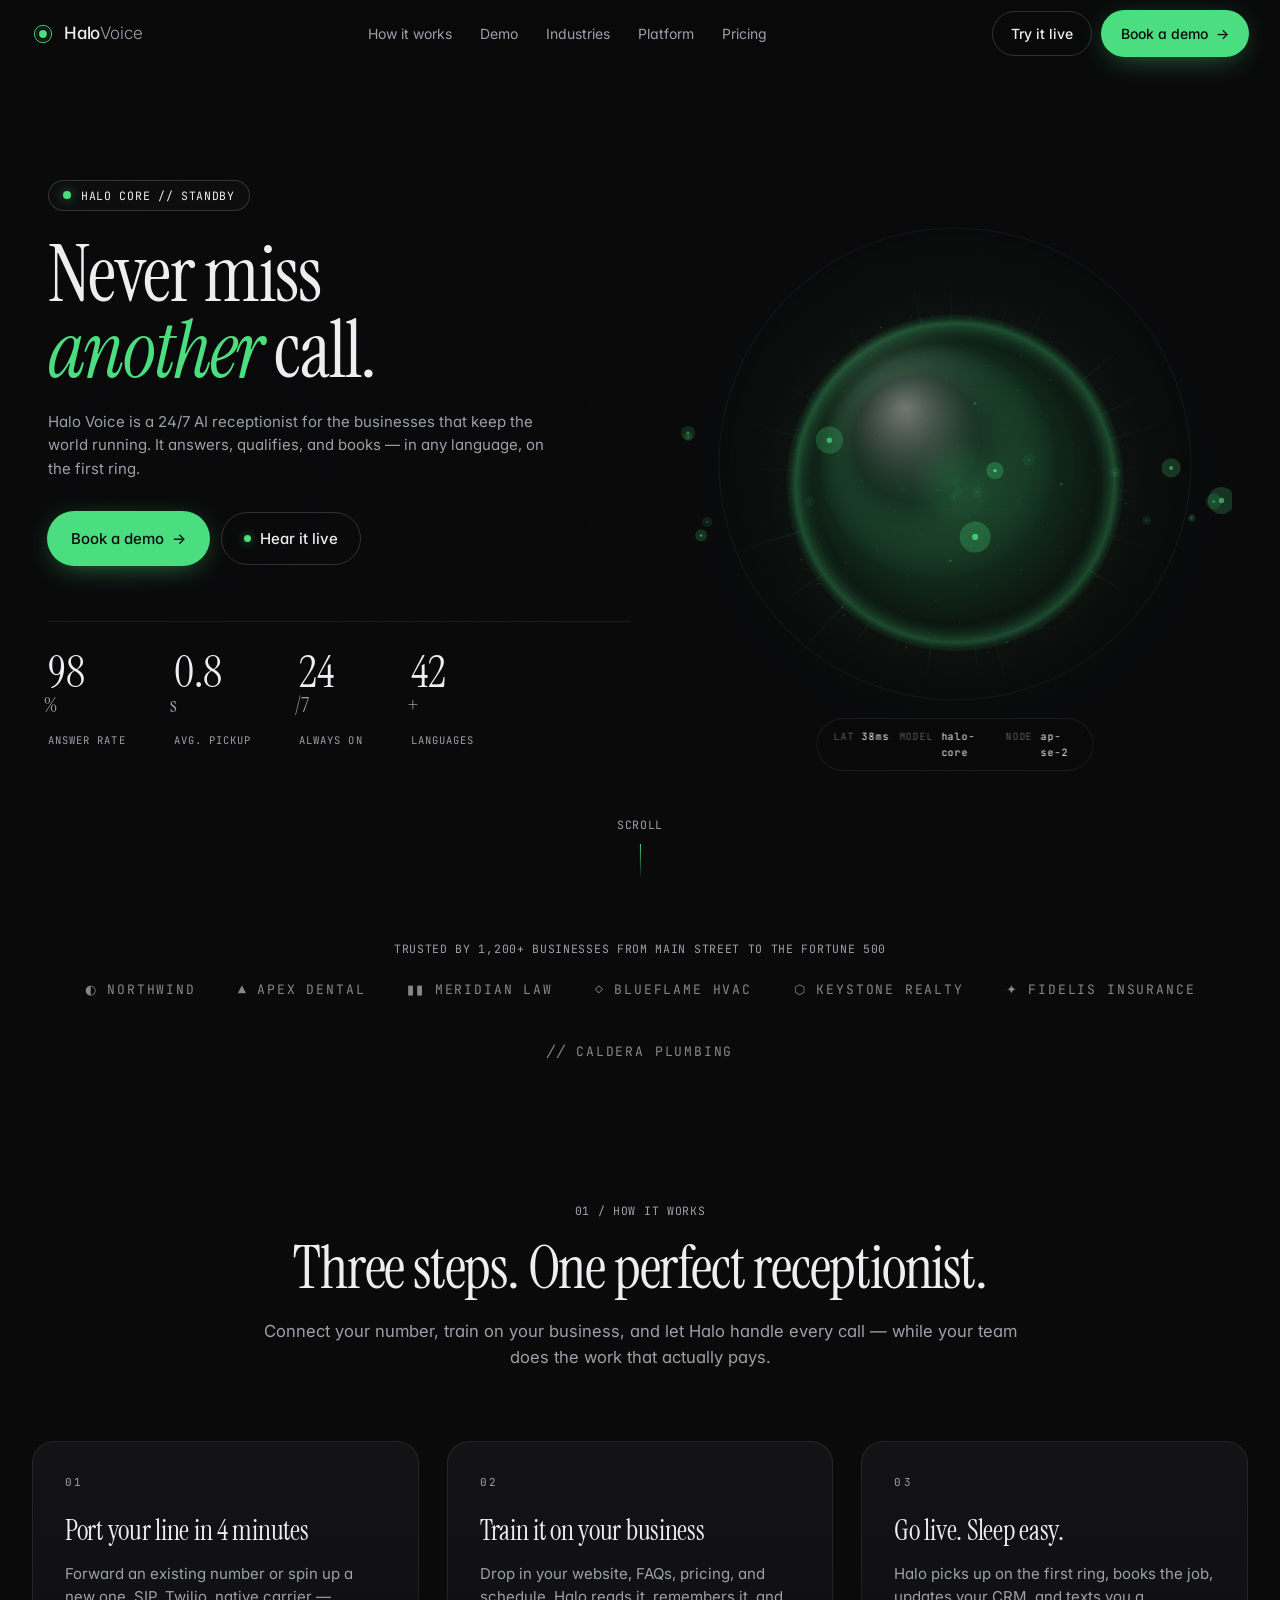
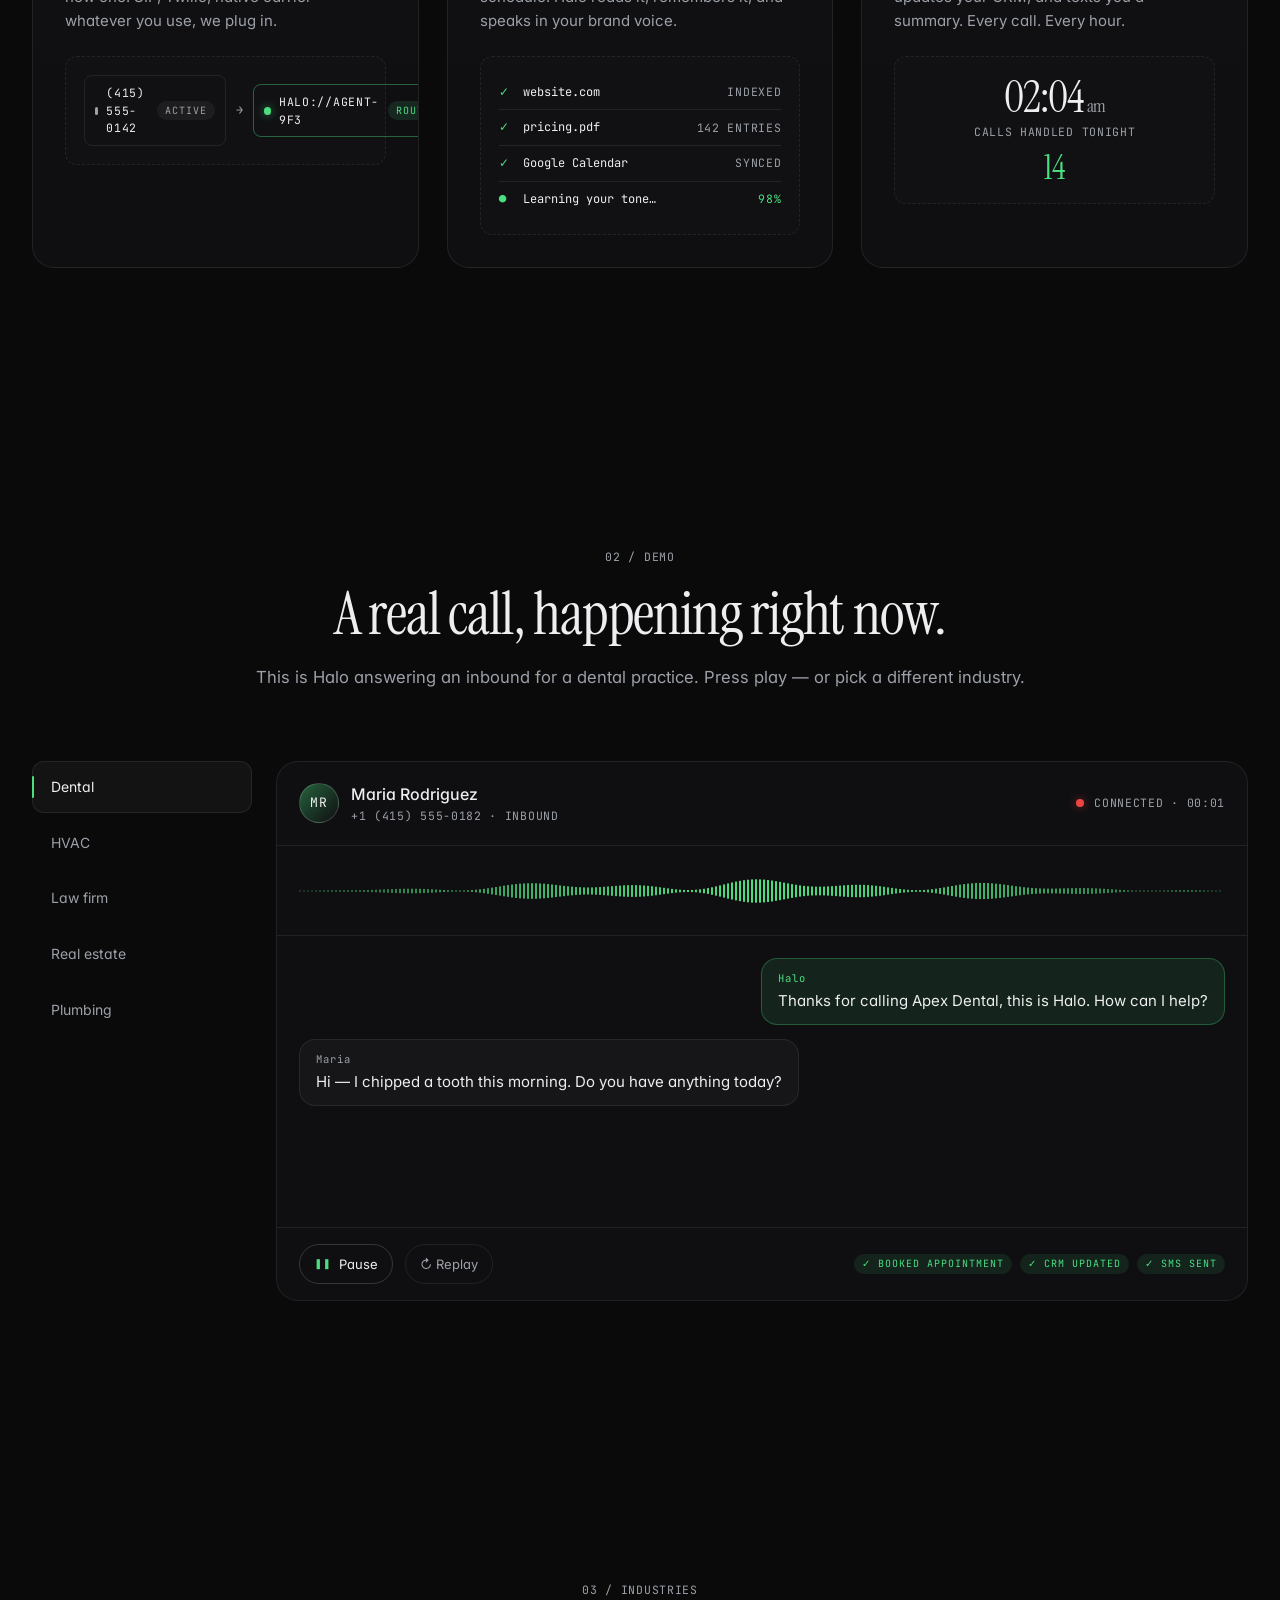
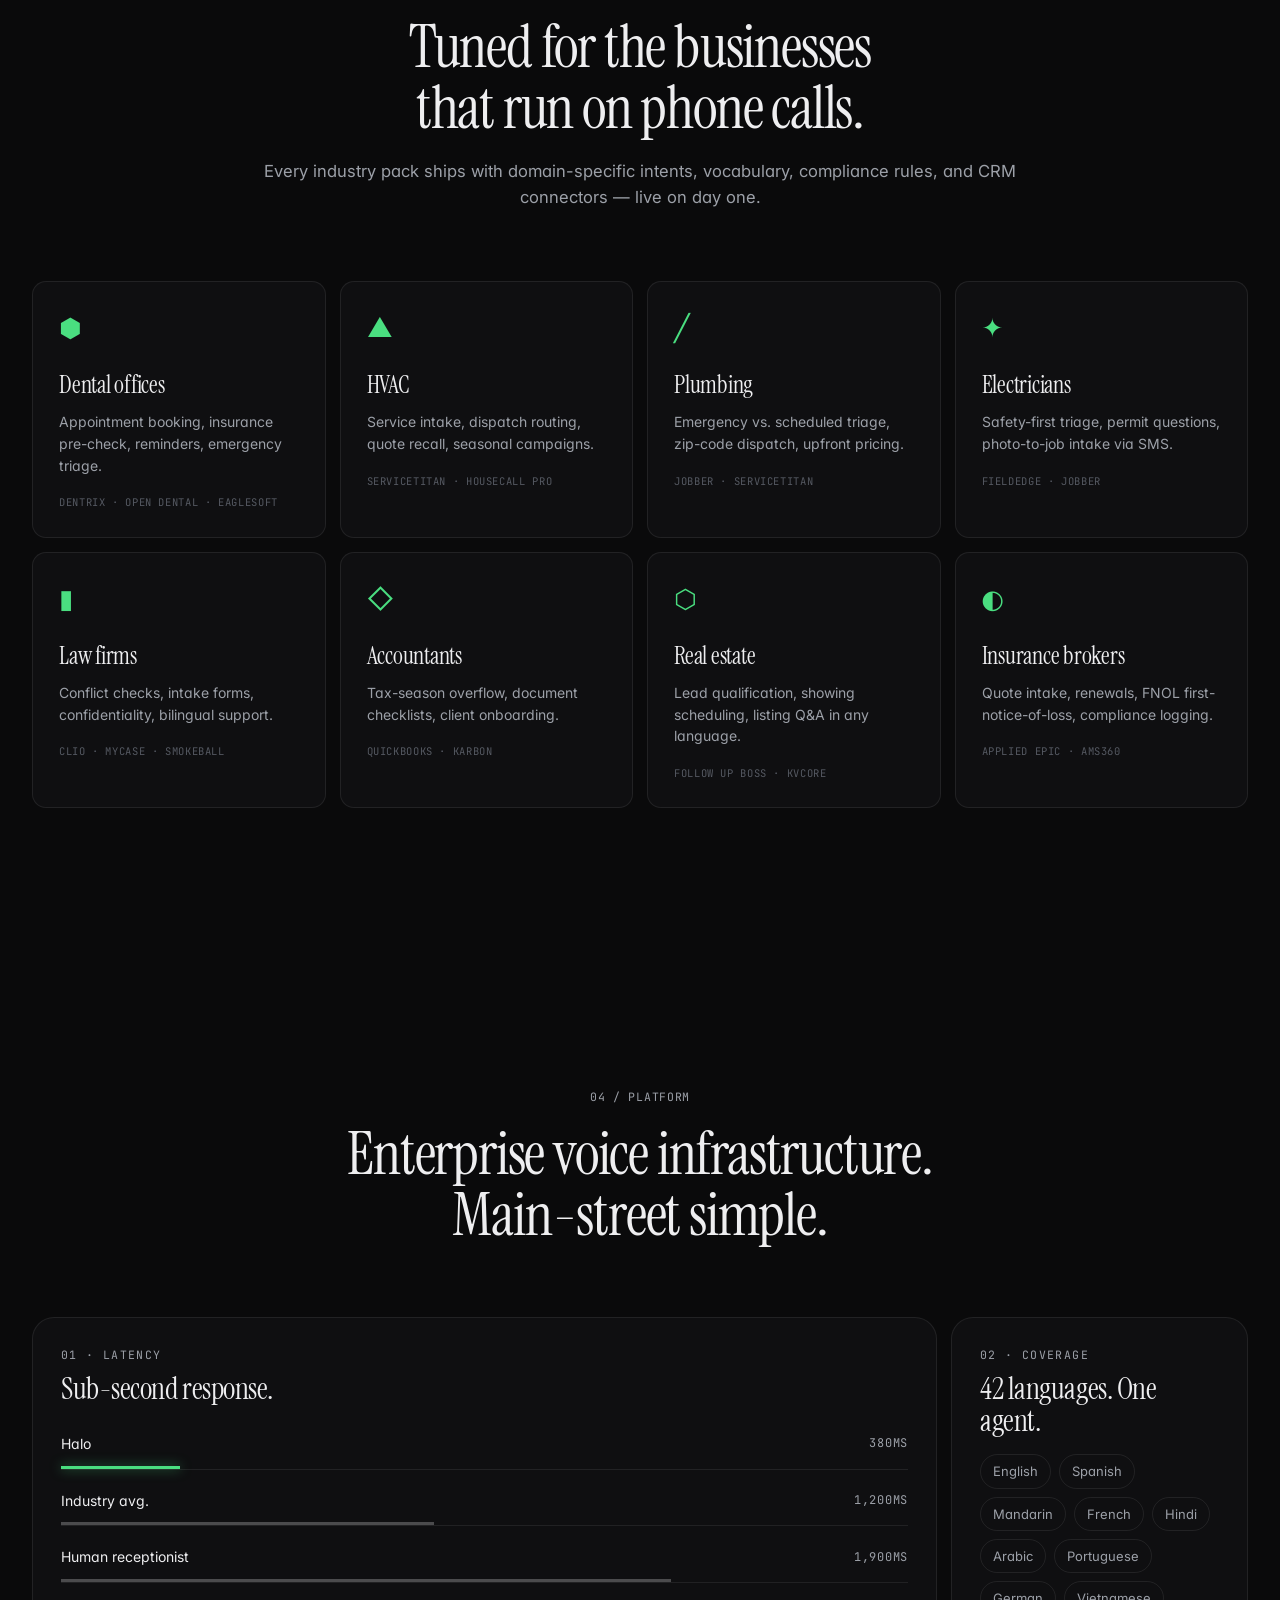
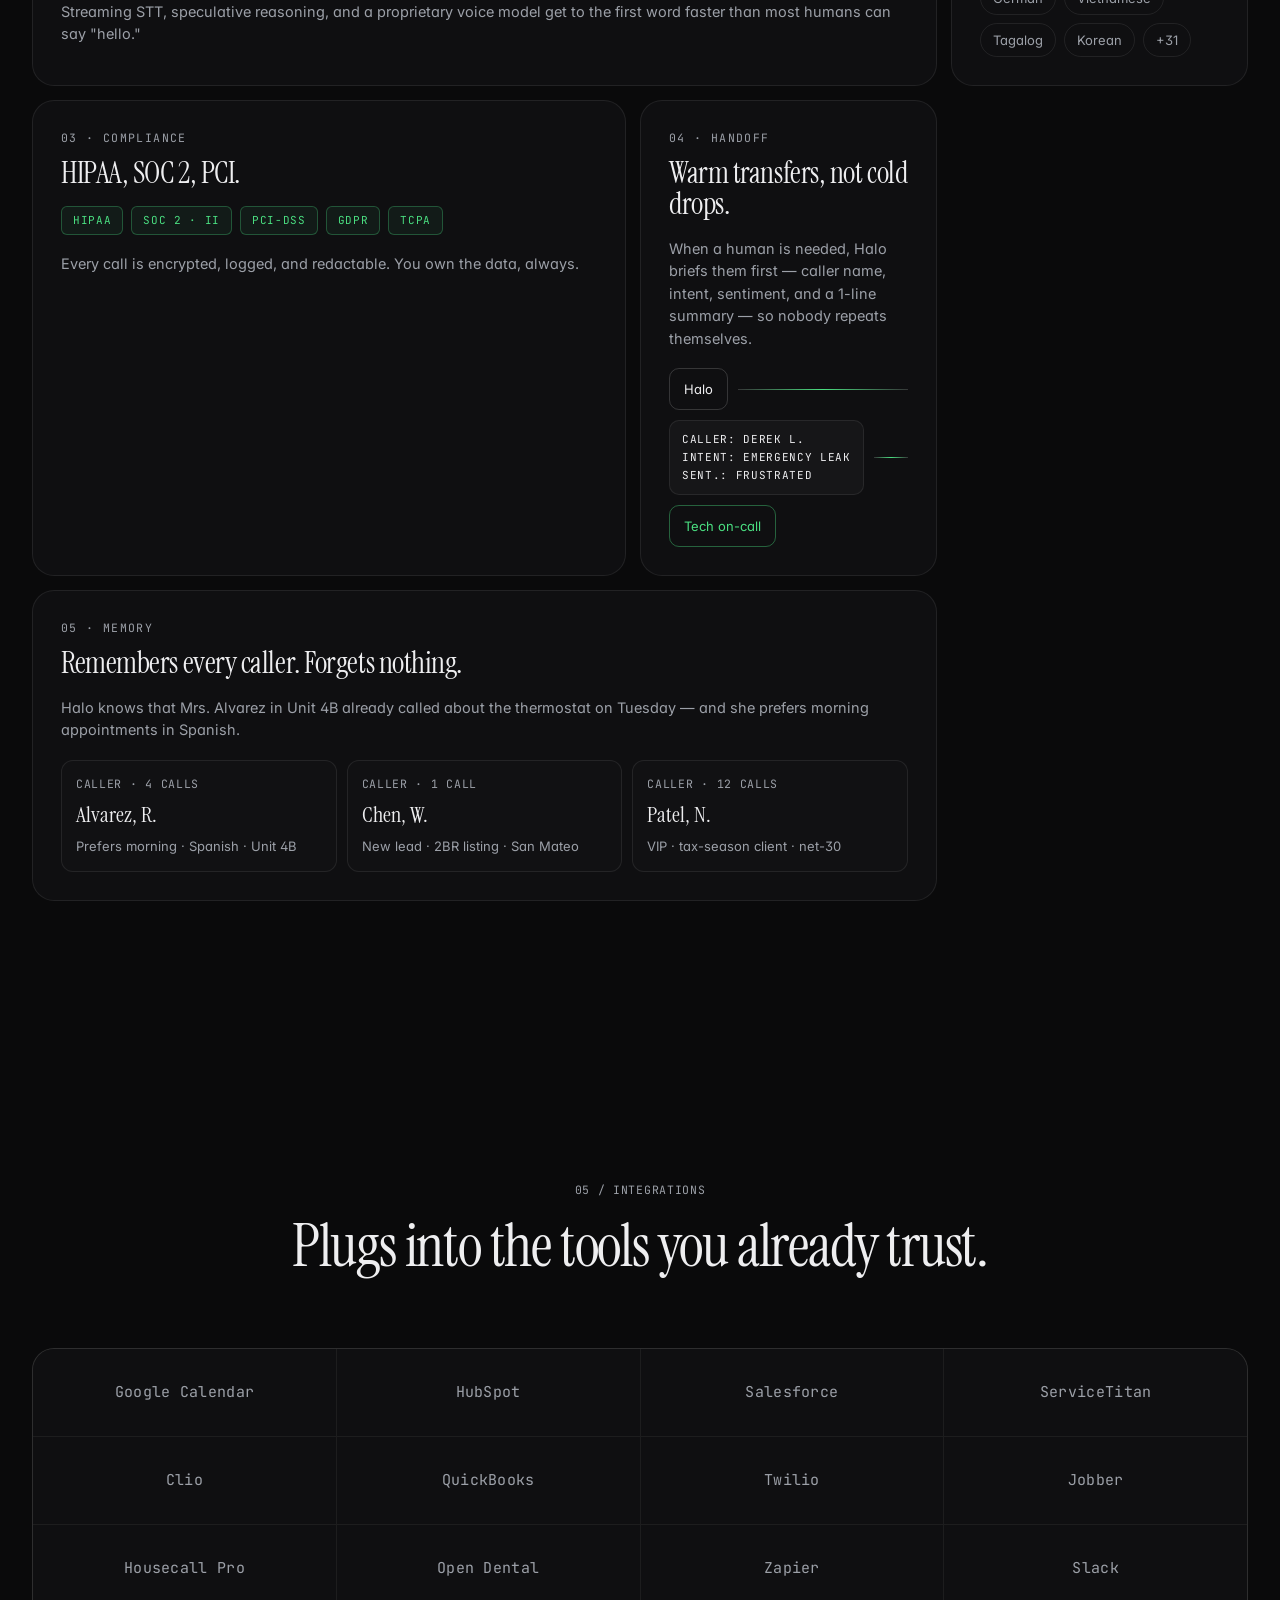
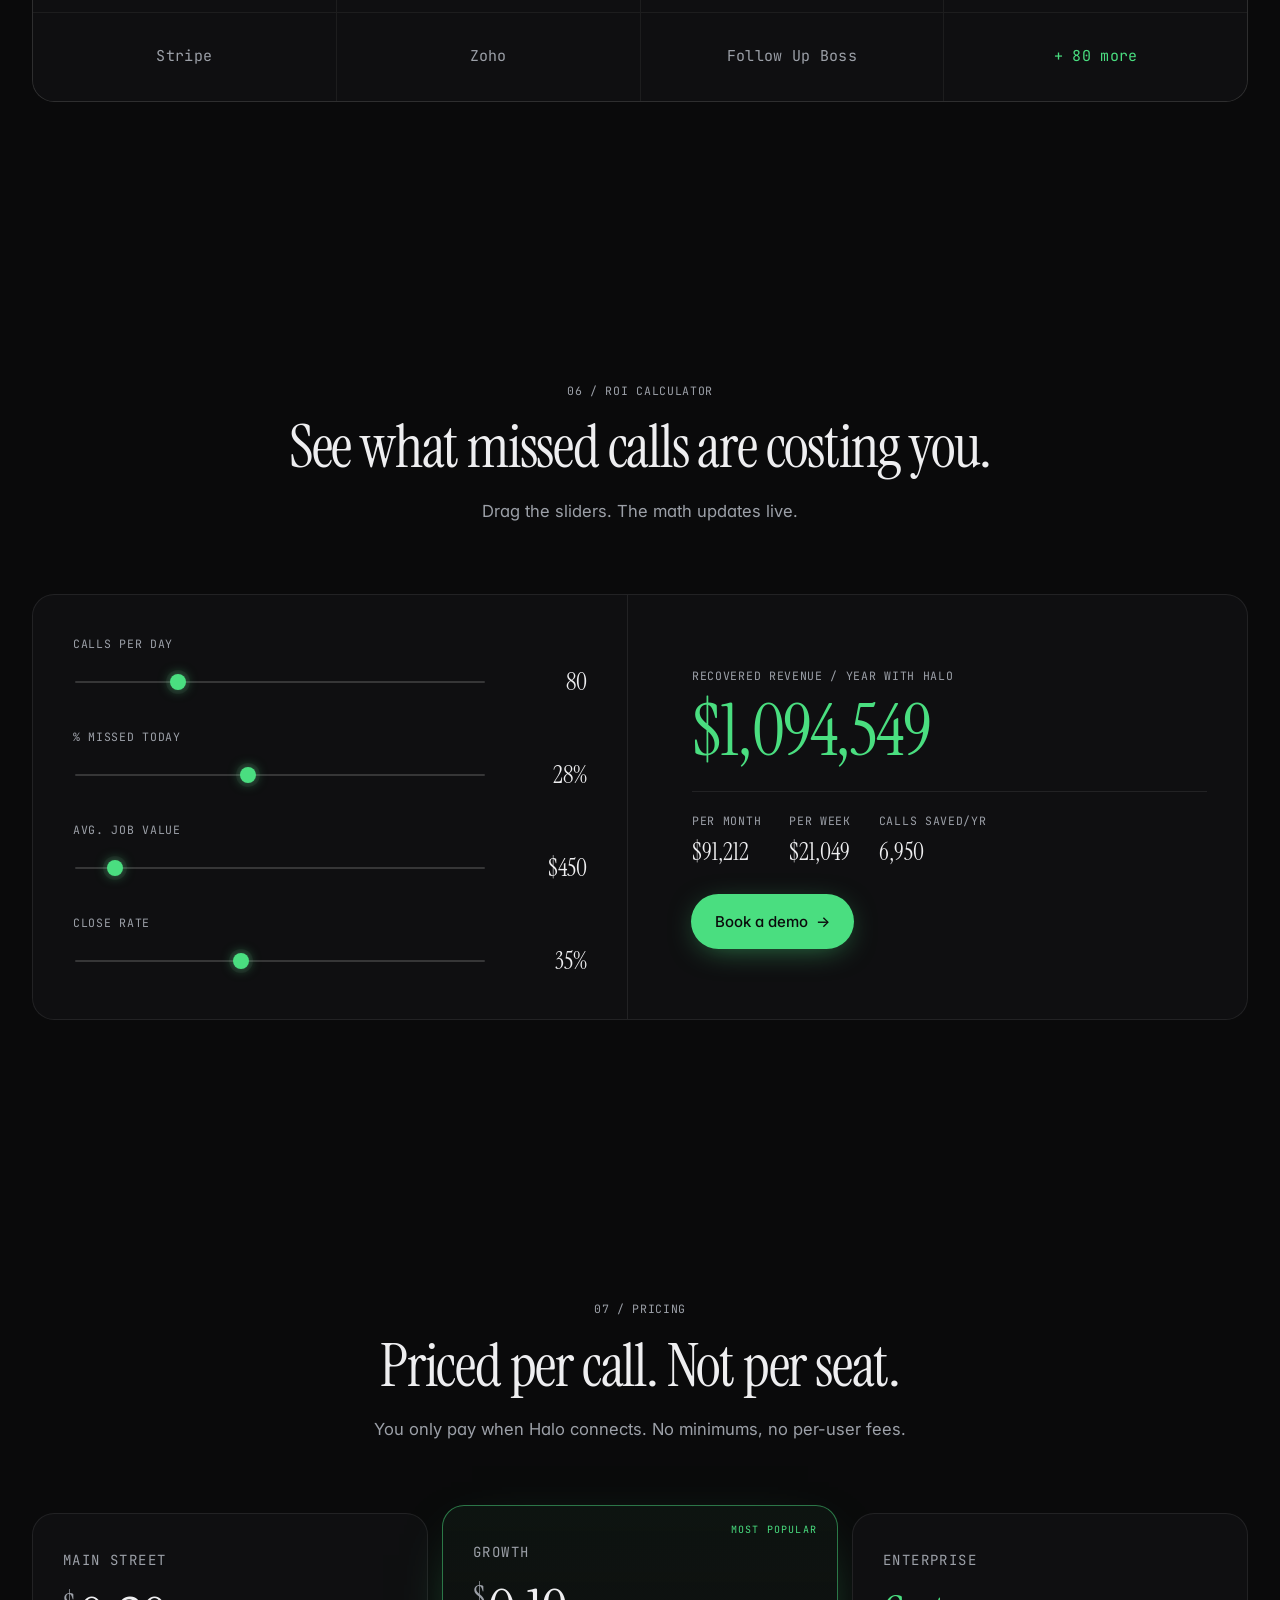
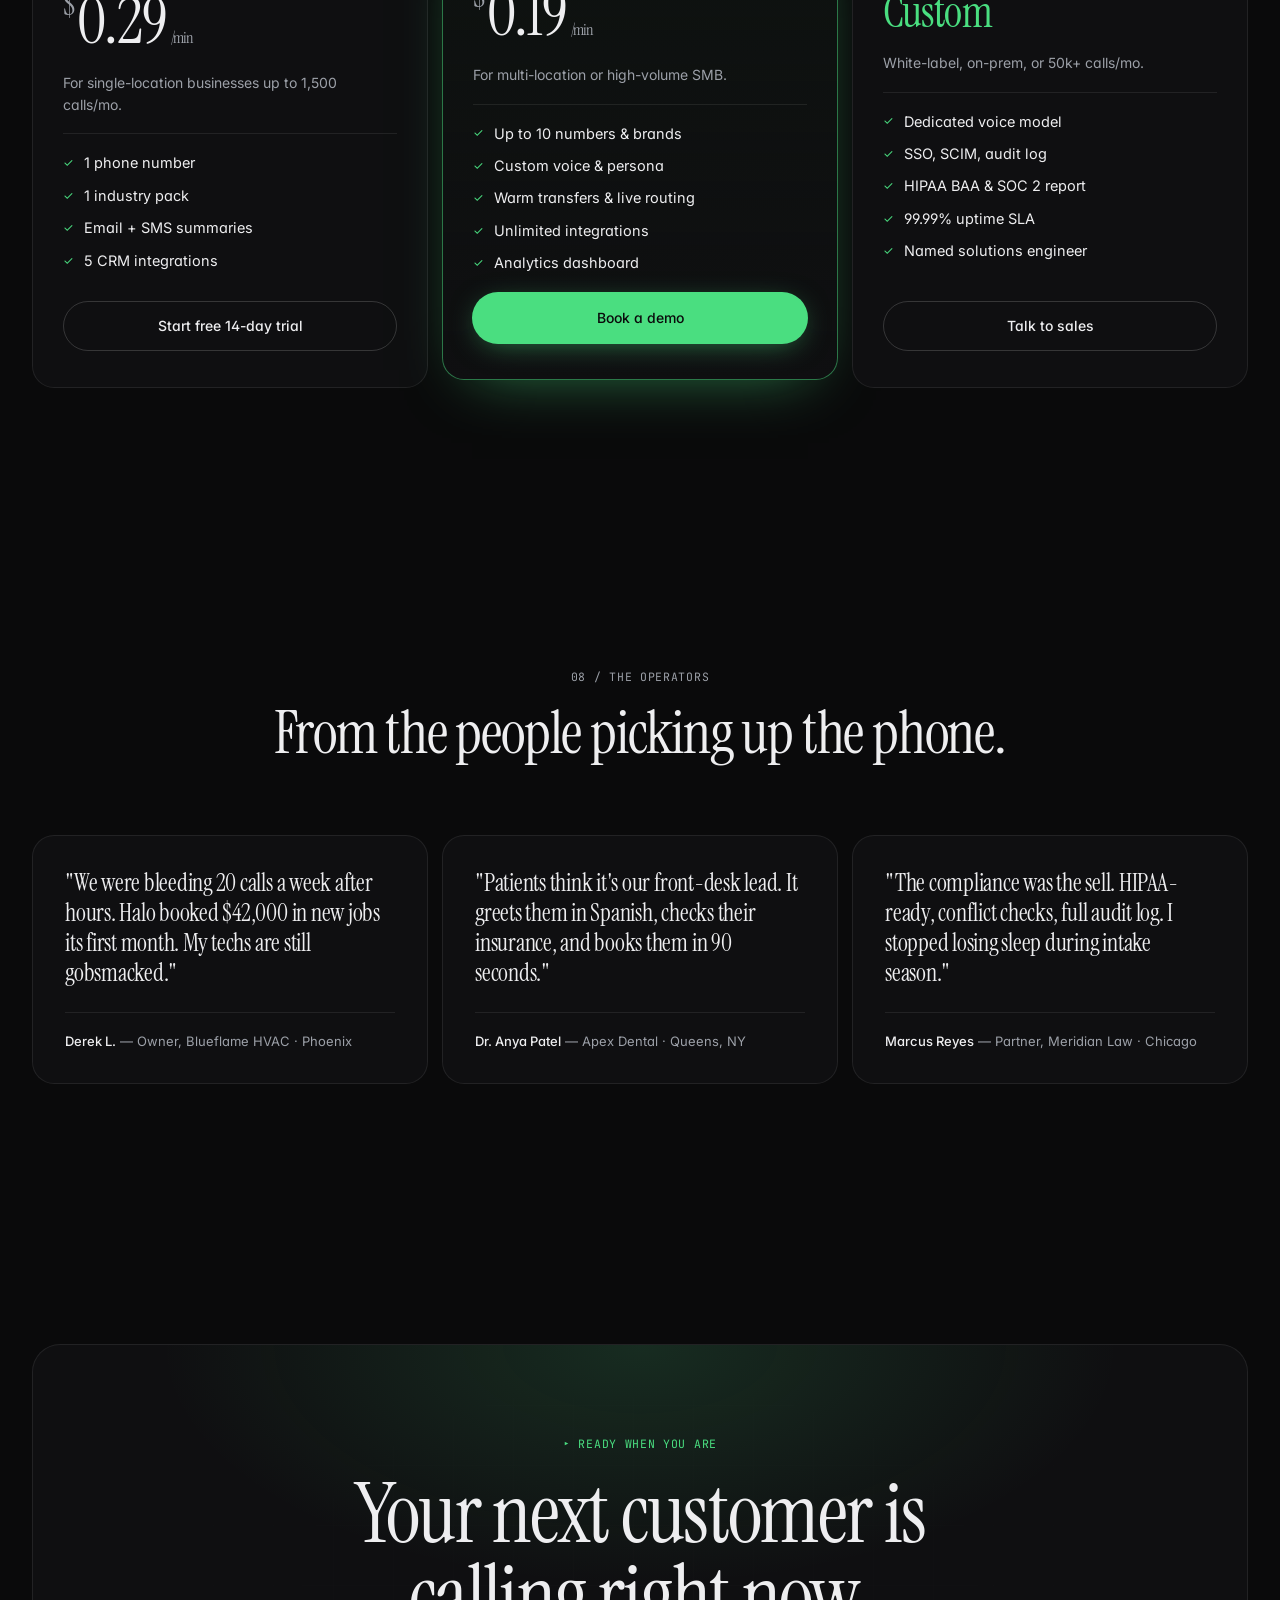
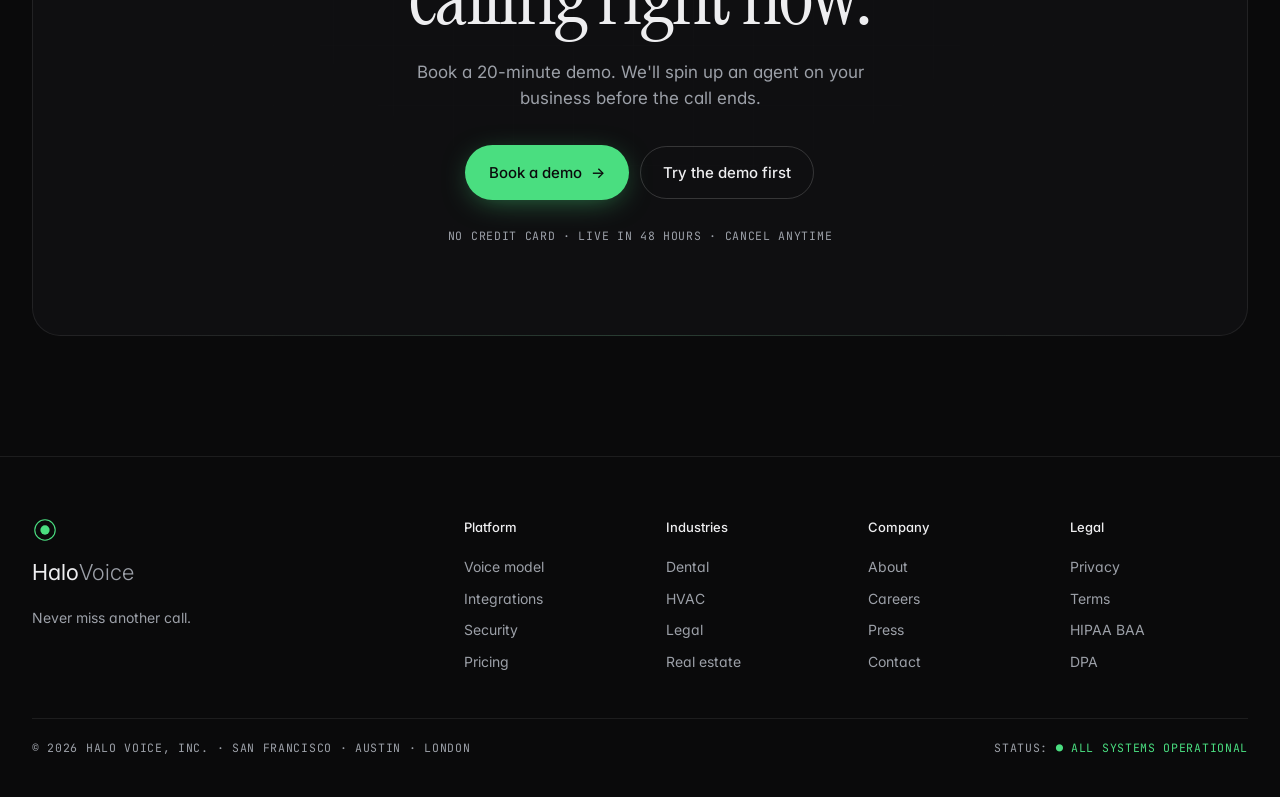
<file: website/index.html>
<!doctype html>
<html lang="en">
<head>
<meta charset="utf-8" />
<meta name="viewport" content="width=device-width, initial-scale=1, viewport-fit=cover" />
<title>Halo Voice — Never miss another call.</title>
<link rel="preconnect" href="https://fonts.googleapis.com">
<link rel="preconnect" href="https://fonts.gstatic.com" crossorigin>
<link rel="stylesheet" href="https://fonts.googleapis.com/css2?family=Inter:wght@300;400;500;600;700&family=Instrument+Serif:ital@0;1&family=JetBrains+Mono:wght@400;500&family=Space+Grotesk:wght@300;400;500;600;700&family=DM+Serif+Display&display=swap" />
<link rel="stylesheet" href="styles.css" />
<style>
/* ========================================================================
   HERO — split layout overrides (text left, orb right)
   Scoped so it overrides the centered defaults in styles.css without
   breaking mobile.
   ======================================================================== */
.hero{
  padding: calc(var(--nav-h) + 40px) 48px 80px;
}
.hero-inner{
  position: relative; z-index: 2;
  max-width: 1280px; margin: 0 auto; width: 100%;
  display: grid;
  grid-template-columns: minmax(0, 1.05fr) minmax(0, 1fr);
  gap: 48px;
  align-items: center;
  min-height: calc(100vh - var(--nav-h) - 120px);
}

/* LEFT column — copy */
.hero-copy{
  text-align: left;
  position: relative;
  z-index: 3;
  max-width: 620px;
}
.hero-copy .hero-eyebrow{ margin-bottom: 26px; }
.hero-copy .hero-title{
  font-size: clamp(44px, 6.2vw, 96px);
  text-align: left;
  margin: 0 0 22px;
}
.hero-copy .hero-sub{
  text-align: left;
  margin: 0 0 32px;
  max-width: 520px;
  font-size: clamp(15px, 1.1vw, 17px);
}
.hero-copy .hero-ctas{ justify-content: flex-start; }
.hero-copy .hero-metrics{
  margin-top: 56px;
  grid-template-columns: repeat(4, auto);
  justify-content: start;
  gap: 0 48px;
  max-width: none;
}
.hero-copy .metric{ align-items: flex-start; }

/* Readability scrim behind text only — keeps copy crisp no matter what the orb is doing */
.hero-copy::before{
  content:"";
  position: absolute;
  inset: -40px -60px -40px -60px;
  z-index: -1;
  background: radial-gradient(ellipse 70% 75% at 30% 50%,
    rgba(10,10,11,0.92) 0%,
    rgba(10,10,11,0.75) 40%,
    rgba(10,10,11,0) 80%);
  pointer-events: none;
}

/* RIGHT column — orb stage */
.hero-orb-col{
  position: relative;
  height: min(640px, 70vh);
  min-height: 480px;
}
.hero-stage{
  position: absolute;
  inset: 0;
  /* subtle containment ring — "instrument" feel */
}
.hero-stage::after{
  content:"";
  position: absolute;
  left: 50%; top: 50%;
  width: min(520px, 85%);
  aspect-ratio: 1;
  transform: translate(-50%, -50%);
  border-radius: 50%;
  border: 1px solid rgba(255,255,255,0.05);
  pointer-events: none;
  z-index: 2;
}
#orb{ position: absolute; inset: 0; width: 100%; height: 100%; display: block; }
.hero-vignette{
  background:
    radial-gradient(600px 600px at 50% 50%, transparent 0%, rgba(10,10,11,.35) 70%, var(--bg) 100%);
}
.hero-grid{
  background-size: 60px 60px;
  mask-image: radial-gradient(ellipse at 50% 50%, black 20%, transparent 65%);
  -webkit-mask-image: radial-gradient(ellipse at 50% 50%, black 20%, transparent 65%);
  opacity: .25;
}

/* HUD — docked under the orb, quieter */
.hero-hud{
  position: absolute;
  right: auto; left: 50%; top: auto; bottom: 8px;
  transform: translateX(-50%);
  flex-direction: row;
  gap: 18px;
  padding: 10px 16px;
  font-size: 10px;
  background: rgba(10,10,11,.55);
  border-radius: 99px;
  z-index: 3;
}
.hero-hud .hud-row{ min-width: 0; gap: 8px; }
.hero-hud .hud-row span:first-child{ color: var(--fg-ghost); }

.scroll-cue{ bottom: 20px; }

/* --- Mobile: fall back to stacked (keeps the version that already looks good) --- */
@media (max-width: 900px){
  .hero{ padding: calc(var(--nav-h) + 40px) 24px 60px; }
  .hero-inner{
    grid-template-columns: 1fr;
    gap: 0;
    min-height: auto;
  }
  .hero-copy{
    text-align: center;
    max-width: 100%;
    order: 2;
    padding-top: 20px;
  }
  .hero-copy .hero-title,
  .hero-copy .hero-sub{ text-align: center; margin-left:auto; margin-right:auto; }
  .hero-copy .hero-ctas{ justify-content: center; }
  .hero-copy .hero-metrics{
    justify-content: center;
    grid-template-columns: repeat(2, 1fr);
    gap: 22px 0;
    margin-top: 40px;
  }
  .hero-copy .metric{ align-items: center; }
  .hero-copy::before{ display: none; }
  .hero-orb-col{
    order: 1;
    height: 56vh;
    min-height: 360px;
  }
  .hero-hud{ display: none; }
}
</style>
</head>
<body>

<!-- ───────────────────────────── NAV ───────────────────────────── -->
<header class="nav" id="nav">
  <a href="#top" class="brand" aria-label="Halo Voice home">
    <span class="brand-mark" aria-hidden="true">
      <svg viewBox="0 0 28 28" width="22" height="22"><circle cx="14" cy="14" r="11" fill="none" stroke="currentColor" stroke-width="1.2"/><circle cx="14" cy="14" r="5" fill="currentColor"/><circle cx="14" cy="14" r="8" fill="none" stroke="currentColor" stroke-width=".6" opacity=".5"/></svg>
    </span>
    <span class="brand-word">Halo<span class="brand-word-dim">Voice</span></span>
  </a>
  <nav class="nav-links" aria-label="Primary">
    <a href="#how">How it works</a>
    <a href="#demo">Demo</a>
    <a href="#industries">Industries</a>
    <a href="#features">Platform</a>
    <a href="#pricing">Pricing</a>
  </nav>
  <div class="nav-cta">
    <a href="#hero" class="btn btn-ghost">Try it live</a>
    <a href="#book" class="btn btn-primary">Book a demo <span class="arr">→</span></a>
  </div>
</header>

<main id="top">

<!-- ───────────────────────────── HERO (split: copy | orb) ───────────────────────────── -->
<section class="hero" id="hero">
  <div class="hero-inner">

    <!-- LEFT: copy -->
    <div class="hero-copy">
      <div class="hero-eyebrow">
        <span class="pulse"></span>
        <span class="mono">HALO&nbsp;CORE&nbsp;//&nbsp;<span id="hero-status">STANDBY</span></span>
      </div>
      <h1 class="hero-title" id="hero-headline">
        <span class="line">Never miss</span>
        <span class="line"><em>another</em> call.</span>
      </h1>
      <p class="hero-sub">
        Halo Voice is a 24/7 AI receptionist for the businesses that keep the world running.
        It answers, qualifies, and books — in any language, on the first ring.
      </p>
      <div class="hero-ctas">
        <a href="#book" class="btn btn-primary btn-lg">Book a demo <span class="arr">→</span></a>
        <button type="button" id="hear-btn" class="btn btn-ghost btn-lg">
          <span class="play-dot"></span> <span id="hear-btn-label">Hear it live</span>
        </button>
      </div>

      <div class="hero-metrics">
        <div class="metric">
          <span class="metric-num" data-count="98">0</span><span class="metric-unit">%</span>
          <span class="metric-label">answer rate</span>
        </div>
        <div class="metric">
          <span class="metric-num" data-count="0.8">0</span><span class="metric-unit">s</span>
          <span class="metric-label">avg. pickup</span>
        </div>
        <div class="metric">
          <span class="metric-num" data-count="24">0</span><span class="metric-unit">/7</span>
          <span class="metric-label">always on</span>
        </div>
        <div class="metric">
          <span class="metric-num" data-count="42">0</span><span class="metric-unit">+</span>
          <span class="metric-label">languages</span>
        </div>
      </div>
    </div>

    <!-- RIGHT: orb -->
    <div class="hero-orb-col">
      <div class="hero-stage">
        <canvas id="orb" aria-hidden="true"></canvas>
        <div class="hero-vignette" aria-hidden="true"></div>
        <div class="hero-grid" aria-hidden="true"></div>
      </div>

      <div class="hero-hud" aria-hidden="true">
        <div class="hud-row"><span>LAT</span><span>38ms</span></div>
        <div class="hud-row"><span>MODEL</span><span>halo-core</span></div>
        <div class="hud-row"><span>NODE</span><span>ap-se-2</span></div>
      </div>
    </div>

  </div>

  <div class="scroll-cue" aria-hidden="true">
    <span class="mono">scroll</span>
    <span class="scroll-line"></span>
  </div>
</section>

<!-- ───────────────────────────── LOGO STRIP ───────────────────────────── -->
<section class="logos reveal">
  <p class="mono mono-dim">Trusted by 1,200+ businesses from Main Street to the Fortune 500</p>
  <div class="logo-row">
    <span class="logo-item">◐ NORTHWIND</span>
    <span class="logo-item">▲ apex dental</span>
    <span class="logo-item">▮▮ meridian law</span>
    <span class="logo-item">◇ blueflame hvac</span>
    <span class="logo-item">⬡ keystone realty</span>
    <span class="logo-item">✦ fidelis insurance</span>
    <span class="logo-item">╱╱ caldera plumbing</span>
  </div>
</section>

<!-- ───────────────────────────── HOW IT WORKS ───────────────────────────── -->
<section class="section how" id="how">
  <div class="section-head reveal">
    <span class="mono mono-dim">01 / how it works</span>
    <h2>Three steps. One perfect receptionist.</h2>
    <p class="lede">Connect your number, train on your business, and let Halo handle every call — while your team does the work that actually pays.</p>
  </div>

  <div class="steps">
    <article class="step reveal">
      <div class="step-num">01</div>
      <div class="step-body">
        <h3>Port your line in 4 minutes</h3>
        <p>Forward an existing number or spin up a new one. SIP, Twilio, native carrier — whatever you use, we plug in.</p>
        <div class="step-visual step-visual-port">
          <div class="port-line"><span class="dot"></span><span class="mono">(415) 555-0142</span><span class="tag">active</span></div>
          <div class="port-arrow">→</div>
          <div class="port-line port-halo"><span class="dot dot-accent"></span><span class="mono">halo://agent-9f3</span><span class="tag tag-accent">routed</span></div>
        </div>
      </div>
    </article>

    <article class="step reveal">
      <div class="step-num">02</div>
      <div class="step-body">
        <h3>Train it on your business</h3>
        <p>Drop in your website, FAQs, pricing, and schedule. Halo reads it, remembers it, and speaks in your brand voice.</p>
        <div class="step-visual step-visual-train">
          <div class="train-row"><span class="train-check">✓</span><span>website.com</span><span class="mono mono-dim">indexed</span></div>
          <div class="train-row"><span class="train-check">✓</span><span>pricing.pdf</span><span class="mono mono-dim">142 entries</span></div>
          <div class="train-row"><span class="train-check">✓</span><span>Google Calendar</span><span class="mono mono-dim">synced</span></div>
          <div class="train-row train-live"><span class="train-check train-pulse">●</span><span>Learning your tone…</span><span class="mono mono-accent">98%</span></div>
        </div>
      </div>
    </article>

    <article class="step reveal">
      <div class="step-num">03</div>
      <div class="step-body">
        <h3>Go live. Sleep easy.</h3>
        <p>Halo picks up on the first ring, books the job, updates your CRM, and texts you a summary. Every call. Every hour.</p>
        <div class="step-visual step-visual-live">
          <div class="live-clock"><span class="live-time" id="live-time">02:47<span class="ampm">am</span></span><span class="live-label mono">calls handled tonight</span><span class="live-count" id="live-count">14</span></div>
        </div>
      </div>
    </article>
  </div>
</section>

<!-- ───────────────────────────── DEMO ───────────────────────────── -->
<section class="section demo" id="demo">
  <div class="section-head reveal">
    <span class="mono mono-dim">02 / demo</span>
    <h2>A real call, happening right now.</h2>
    <p class="lede">This is Halo answering an inbound for a dental practice. Press play — or pick a different industry.</p>
  </div>

  <div class="demo-wrap reveal">
    <aside class="demo-industries" role="tablist" aria-label="Industry">
      <button class="ind active" data-ind="dental" role="tab">Dental</button>
      <button class="ind" data-ind="hvac" role="tab">HVAC</button>
      <button class="ind" data-ind="law" role="tab">Law firm</button>
      <button class="ind" data-ind="realestate" role="tab">Real estate</button>
      <button class="ind" data-ind="plumbing" role="tab">Plumbing</button>
    </aside>

    <div class="demo-panel">
      <header class="demo-header">
        <div class="demo-caller">
          <div class="demo-avatar">MR</div>
          <div>
            <div class="demo-name" id="demo-caller">Maria Rodriguez</div>
            <div class="mono mono-dim" id="demo-meta">+1 (415) 555-0182 · inbound</div>
          </div>
        </div>
        <div class="demo-status">
          <span class="rec-dot"></span>
          <span class="mono" id="demo-status-txt">CONNECTED · <span id="demo-timer">00:00</span></span>
        </div>
      </header>

      <div class="demo-wave" aria-hidden="true">
        <canvas id="wave"></canvas>
      </div>

      <div class="demo-transcript" id="transcript" role="log" aria-live="polite"></div>

      <footer class="demo-footer">
        <button class="demo-btn" id="demo-toggle"><span class="play-ico">▶</span> <span id="demo-toggle-label">Play sample</span></button>
        <button class="demo-btn demo-btn-ghost" id="demo-reset">↻ Replay</button>
        
        <div class="demo-tags">
          <span class="tag">✓ Booked appointment</span>
          <span class="tag">✓ CRM updated</span>
          <span class="tag">✓ SMS sent</span>
        </div>
      </footer>
    </div>
  </div>
</section>

<!-- ───────────────────────────── INDUSTRIES ───────────────────────────── -->
<section class="section industries" id="industries">
  <div class="section-head reveal">
    <span class="mono mono-dim">03 / industries</span>
    <h2>Tuned for the businesses that run on phone calls.</h2>
    <p class="lede">Every industry pack ships with domain-specific intents, vocabulary, compliance rules, and CRM connectors — live on day one.</p>
  </div>

  <div class="ind-grid">
    <article class="ind-card reveal"><div class="ind-gly">⬢</div><h3>Dental offices</h3><p>Appointment booking, insurance pre-check, reminders, emergency triage.</p><div class="ind-meta mono">Dentrix · Open Dental · Eaglesoft</div></article>
    <article class="ind-card reveal"><div class="ind-gly">▲</div><h3>HVAC</h3><p>Service intake, dispatch routing, quote recall, seasonal campaigns.</p><div class="ind-meta mono">ServiceTitan · Housecall Pro</div></article>
    <article class="ind-card reveal"><div class="ind-gly">╱</div><h3>Plumbing</h3><p>Emergency vs. scheduled triage, zip-code dispatch, upfront pricing.</p><div class="ind-meta mono">Jobber · ServiceTitan</div></article>
    <article class="ind-card reveal"><div class="ind-gly">✦</div><h3>Electricians</h3><p>Safety-first triage, permit questions, photo-to-job intake via SMS.</p><div class="ind-meta mono">FieldEdge · Jobber</div></article>
    <article class="ind-card reveal"><div class="ind-gly">▮</div><h3>Law firms</h3><p>Conflict checks, intake forms, confidentiality, bilingual support.</p><div class="ind-meta mono">Clio · MyCase · Smokeball</div></article>
    <article class="ind-card reveal"><div class="ind-gly">◇</div><h3>Accountants</h3><p>Tax-season overflow, document checklists, client onboarding.</p><div class="ind-meta mono">QuickBooks · Karbon</div></article>
    <article class="ind-card reveal"><div class="ind-gly">⬡</div><h3>Real estate</h3><p>Lead qualification, showing scheduling, listing Q&A in any language.</p><div class="ind-meta mono">Follow Up Boss · kvCORE</div></article>
    <article class="ind-card reveal"><div class="ind-gly">◐</div><h3>Insurance brokers</h3><p>Quote intake, renewals, FNOL first-notice-of-loss, compliance logging.</p><div class="ind-meta mono">Applied Epic · AMS360</div></article>
  </div>
</section>

<!-- ───────────────────────────── FEATURES ───────────────────────────── -->
<section class="section features" id="features">
  <div class="section-head reveal">
    <span class="mono mono-dim">04 / platform</span>
    <h2>Enterprise voice infrastructure. Main-street simple.</h2>
  </div>

  <div class="feat-grid">
    <article class="feat feat-wide reveal">
      <div class="feat-top">
        <span class="mono mono-dim">01 · latency</span>
        <h3>Sub-second response.</h3>
      </div>
      <div class="feat-gauge">
        <div class="gauge"><span class="gauge-fill" style="--pct:14%"></span><span class="gauge-label">Halo</span><span class="gauge-val mono">380ms</span></div>
        <div class="gauge"><span class="gauge-fill" style="--pct:44%" data-dim></span><span class="gauge-label">Industry avg.</span><span class="gauge-val mono">1,200ms</span></div>
        <div class="gauge"><span class="gauge-fill" style="--pct:72%" data-dim></span><span class="gauge-label">Human receptionist</span><span class="gauge-val mono">1,900ms</span></div>
      </div>
      <p>Streaming STT, speculative reasoning, and a proprietary voice model get to the first word faster than most humans can say "hello."</p>
    </article>

    <article class="feat reveal">
      <div class="feat-top"><span class="mono mono-dim">02 · coverage</span><h3>42 languages. One agent.</h3></div>
      <div class="lang-cloud">
        <span>English</span><span>Spanish</span><span>Mandarin</span><span>French</span><span>Hindi</span><span>Arabic</span><span>Portuguese</span><span>German</span><span>Vietnamese</span><span>Tagalog</span><span>Korean</span><span>+31</span>
      </div>
    </article>

    <article class="feat reveal">
      <div class="feat-top"><span class="mono mono-dim">03 · compliance</span><h3>HIPAA, SOC&nbsp;2, PCI.</h3></div>
      <div class="badge-row">
        <span class="badge">HIPAA</span><span class="badge">SOC 2 · II</span><span class="badge">PCI-DSS</span><span class="badge">GDPR</span><span class="badge">TCPA</span>
      </div>
      <p>Every call is encrypted, logged, and redactable. You own the data, always.</p>
    </article>

    <article class="feat reveal">
      <div class="feat-top"><span class="mono mono-dim">04 · handoff</span><h3>Warm transfers, not cold drops.</h3></div>
      <p>When a human is needed, Halo briefs them first — caller name, intent, sentiment, and a 1-line summary — so nobody repeats themselves.</p>
      <div class="handoff">
        <div class="hand-node">Halo</div>
        <div class="hand-line"></div>
        <div class="hand-brief mono">
          <div>caller: <span>Derek L.</span></div>
          <div>intent: <span>emergency leak</span></div>
          <div>sent.: <span class="accent">frustrated</span></div>
        </div>
        <div class="hand-line"></div>
        <div class="hand-node hand-node-accent">Tech on-call</div>
      </div>
    </article>

    <article class="feat feat-wide reveal">
      <div class="feat-top"><span class="mono mono-dim">05 · memory</span><h3>Remembers every caller. Forgets nothing.</h3></div>
      <p>Halo knows that Mrs. Alvarez in Unit 4B already called about the thermostat on Tuesday — and she prefers morning appointments in Spanish.</p>
      <div class="mem-row">
        <div class="mem-card"><div class="mono mono-dim">CALLER · 4 calls</div><div class="mem-name">Alvarez, R.</div><div class="mem-fact">Prefers morning · Spanish · Unit 4B</div></div>
        <div class="mem-card"><div class="mono mono-dim">CALLER · 1 call</div><div class="mem-name">Chen, W.</div><div class="mem-fact">New lead · 2BR listing · San Mateo</div></div>
        <div class="mem-card"><div class="mono mono-dim">CALLER · 12 calls</div><div class="mem-name">Patel, N.</div><div class="mem-fact">VIP · tax-season client · net-30</div></div>
      </div>
    </article>
  </div>
</section>

<!-- ───────────────────────────── INTEGRATIONS ───────────────────────────── -->
<section class="section integrations" id="integrations">
  <div class="section-head reveal">
    <span class="mono mono-dim">05 / integrations</span>
    <h2>Plugs into the tools you already trust.</h2>
  </div>
  <div class="integ-grid reveal">
    <div class="integ">Google Calendar</div>
    <div class="integ">HubSpot</div>
    <div class="integ">Salesforce</div>
    <div class="integ">ServiceTitan</div>
    <div class="integ">Clio</div>
    <div class="integ">QuickBooks</div>
    <div class="integ">Twilio</div>
    <div class="integ">Jobber</div>
    <div class="integ">Housecall Pro</div>
    <div class="integ">Open Dental</div>
    <div class="integ">Zapier</div>
    <div class="integ">Slack</div>
    <div class="integ">Stripe</div>
    <div class="integ">Zoho</div>
    <div class="integ">Follow Up Boss</div>
    <div class="integ integ-more">+ 80 more</div>
  </div>
</section>

<!-- ───────────────────────────── ROI CALCULATOR ───────────────────────────── -->
<section class="section roi" id="roi">
  <div class="section-head reveal">
    <span class="mono mono-dim">06 / roi calculator</span>
    <h2>See what missed calls are costing you.</h2>
    <p class="lede">Drag the sliders. The math updates live.</p>
  </div>

  <div class="roi-wrap reveal">
    <div class="roi-controls">
      <label class="roi-field">
        <span class="mono mono-dim">Calls per day</span>
        <input type="range" id="roi-calls" min="10" max="300" value="80" />
        <span class="roi-val" id="roi-calls-val">80</span>
      </label>
      <label class="roi-field">
        <span class="mono mono-dim">% missed today</span>
        <input type="range" id="roi-miss" min="5" max="60" value="28" />
        <span class="roi-val"><span id="roi-miss-val">28</span>%</span>
      </label>
      <label class="roi-field">
        <span class="mono mono-dim">Avg. job value</span>
        <input type="range" id="roi-value" min="50" max="5000" step="50" value="450" />
        <span class="roi-val">$<span id="roi-value-val">450</span></span>
      </label>
      <label class="roi-field">
        <span class="mono mono-dim">Close rate</span>
        <input type="range" id="roi-close" min="5" max="80" value="35" />
        <span class="roi-val"><span id="roi-close-val">35</span>%</span>
      </label>
    </div>

    <div class="roi-readout">
      <div class="roi-big">
        <span class="mono mono-dim">Recovered revenue / year with Halo</span>
        <div class="roi-amt">$<span id="roi-year">0</span></div>
      </div>
      <div class="roi-small-row">
        <div class="roi-small"><span class="mono mono-dim">per month</span><div>$<span id="roi-month">0</span></div></div>
        <div class="roi-small"><span class="mono mono-dim">per week</span><div>$<span id="roi-week">0</span></div></div>
        <div class="roi-small"><span class="mono mono-dim">calls saved/yr</span><div><span id="roi-saved">0</span></div></div>
      </div>
      <a href="#book" class="btn btn-primary btn-lg roi-cta">Book a demo <span class="arr">→</span></a>
    </div>
  </div>
</section>

<!-- ───────────────────────────── PRICING ───────────────────────────── -->
<section class="section pricing" id="pricing">
  <div class="section-head reveal">
    <span class="mono mono-dim">07 / pricing</span>
    <h2>Priced per call. Not per seat.</h2>
    <p class="lede">You only pay when Halo connects. No minimums, no per-user fees.</p>
  </div>

  <div class="price-grid reveal">
    <article class="price">
      <div class="price-name">Main Street</div>
      <div class="price-amt"><span class="price-curr">$</span>0.29<span class="price-per">/min</span></div>
      <p class="price-blurb">For single-location businesses up to 1,500 calls/mo.</p>
      <ul class="price-list">
        <li>1 phone number</li>
        <li>1 industry pack</li>
        <li>Email + SMS summaries</li>
        <li>5 CRM integrations</li>
      </ul>
      <a href="#book" class="btn btn-ghost btn-wide">Start free 14-day trial</a>
    </article>
    <article class="price price-featured">
      <div class="price-badge mono">most popular</div>
      <div class="price-name">Growth</div>
      <div class="price-amt"><span class="price-curr">$</span>0.19<span class="price-per">/min</span></div>
      <p class="price-blurb">For multi-location or high-volume SMB.</p>
      <ul class="price-list">
        <li>Up to 10 numbers &amp; brands</li>
        <li>Custom voice &amp; persona</li>
        <li>Warm transfers &amp; live routing</li>
        <li>Unlimited integrations</li>
        <li>Analytics dashboard</li>
      </ul>
      <a href="#book" class="btn btn-primary btn-wide">Book a demo</a>
    </article>
    <article class="price">
      <div class="price-name">Enterprise</div>
      <div class="price-amt price-amt-custom">Custom</div>
      <p class="price-blurb">White-label, on-prem, or 50k+ calls/mo.</p>
      <ul class="price-list">
        <li>Dedicated voice model</li>
        <li>SSO, SCIM, audit log</li>
        <li>HIPAA BAA &amp; SOC 2 report</li>
        <li>99.99% uptime SLA</li>
        <li>Named solutions engineer</li>
      </ul>
      <a href="#book" class="btn btn-ghost btn-wide">Talk to sales</a>
    </article>
  </div>
</section>

<!-- ───────────────────────────── TESTIMONIALS ───────────────────────────── -->
<section class="section testimonials" id="testimonials">
  <div class="section-head reveal">
    <span class="mono mono-dim">08 / the operators</span>
    <h2>From the people picking up the phone.</h2>
  </div>
  <div class="quote-grid">
    <figure class="quote reveal">
      <blockquote>"We were bleeding 20 calls a week after hours. Halo booked $42,000 in new jobs its first month. My techs are still gobsmacked."</blockquote>
      <figcaption><strong>Derek L.</strong> — Owner, Blueflame HVAC · Phoenix</figcaption>
    </figure>
    <figure class="quote reveal">
      <blockquote>"Patients think it's our front-desk lead. It greets them in Spanish, checks their insurance, and books them in 90 seconds."</blockquote>
      <figcaption><strong>Dr. Anya Patel</strong> — Apex Dental · Queens, NY</figcaption>
    </figure>
    <figure class="quote reveal">
      <blockquote>"The compliance was the sell. HIPAA-ready, conflict checks, full audit log. I stopped losing sleep during intake season."</blockquote>
      <figcaption><strong>Marcus Reyes</strong> — Partner, Meridian Law · Chicago</figcaption>
    </figure>
  </div>
</section>

<!-- ───────────────────────────── CTA ───────────────────────────── -->
<section class="section cta-section" id="book">
  <div class="cta-card reveal">
    <div class="cta-grid" aria-hidden="true"></div>
    <span class="mono mono-dim cta-eyebrow">▸ ready when you are</span>
    <h2 class="cta-title">Your next customer is<br/>calling right now.</h2>
    <p class="cta-sub">Book a 20-minute demo. We'll spin up an agent on your business before the call ends.</p>
    <div class="cta-ctas">
      <a href="#" class="btn btn-primary btn-lg">Book a demo <span class="arr">→</span></a>
      <a href="#demo" class="btn btn-ghost btn-lg">Try the demo first</a>
    </div>
    <div class="cta-foot mono mono-dim">no credit card · live in 48 hours · cancel anytime</div>
  </div>
</section>

<!-- ───────────────────────────── FOOTER ───────────────────────────── -->
<footer class="footer">
  <div class="foot-top">
    <div class="foot-brand">
      <span class="brand-mark"><svg viewBox="0 0 28 28" width="26" height="26"><circle cx="14" cy="14" r="11" fill="none" stroke="currentColor" stroke-width="1.2"/><circle cx="14" cy="14" r="5" fill="currentColor"/></svg></span>
      <span class="brand-word">Halo<span class="brand-word-dim">Voice</span></span>
      <p class="foot-tag">Never miss another call.</p>
    </div>
    <div class="foot-cols">
      <div><h4>Platform</h4><a href="#features">Voice model</a><a href="#integrations">Integrations</a><a href="#features">Security</a><a href="#pricing">Pricing</a></div>
      <div><h4>Industries</h4><a href="#industries">Dental</a><a href="#industries">HVAC</a><a href="#industries">Legal</a><a href="#industries">Real estate</a></div>
      <div><h4>Company</h4><a href="#">About</a><a href="#">Careers</a><a href="#">Press</a><a href="#">Contact</a></div>
      <div><h4>Legal</h4><a href="#">Privacy</a><a href="#">Terms</a><a href="#">HIPAA BAA</a><a href="#">DPA</a></div>
    </div>
  </div>
  <div class="foot-bottom">
    <span class="mono mono-dim">© 2026 halo voice, inc. · san francisco · austin · london</span>
    <span class="mono mono-dim">status: <span class="ok">● all systems operational</span></span>
  </div>
</footer>

</main>

<!-- ───────────────────────────── TWEAKS ───────────────────────────── -->
<aside class="tweaks" id="tweaks" hidden>
  <header class="tweaks-head">
    <span class="mono">Tweaks</span>
    <button class="tweaks-close" id="tweaks-close" aria-label="Close">×</button>
  </header>
  <div class="tweaks-body">
    <div class="tweak">
      <label class="mono mono-dim">Accent color</label>
      <div class="swatches" id="sw-accent">
        <button data-val="#4ade80" style="--c:#4ade80"></button>
        <button data-val="#22d3ee" style="--c:#22d3ee"></button>
        <button data-val="#a78bfa" style="--c:#a78bfa"></button>
        <button data-val="#f472b6" style="--c:#f472b6"></button>
        <button data-val="#fbbf24" style="--c:#fbbf24"></button>
        <button data-val="#f87171" style="--c:#f87171"></button>
        <button data-val="#ffffff" style="--c:#ffffff"></button>
      </div>
    </div>
    <div class="tweak">
      <label class="mono mono-dim">Font pairing</label>
      <div class="seg" id="sw-font">
        <button data-val="instrument">Instrument + Inter</button>
        <button data-val="grotesk">Grotesk</button>
        <button data-val="dmserif">DM Serif + Inter</button>
      </div>
    </div>
    <div class="tweak">
      <label class="mono mono-dim">Animation intensity</label>
      <div class="seg" id="sw-anim">
        <button data-val="calm">Calm</button>
        <button data-val="normal">Normal</button>
        <button data-val="max">Max</button>
      </div>
    </div>
    <div class="tweak">
      <label class="mono mono-dim">Hero headline</label>
      <textarea id="sw-head" rows="2"></textarea>
      <p class="tweak-hint mono mono-dim">wrap the accent word in *asterisks*</p>
    </div>
  </div>
</aside>

<script>
  window.__HALO_CONFIG = {
    // Your deployed Cloudflare Worker URL:
    sessionUrl: "https://halo-session.YOUR-SUBDOMAIN.workers.dev/api/session",
    // Cost guard — auto-hangup per demo call:
    maxDemoSeconds: 180
  };
</script>
<script src="realtime.js" defer></script>

<script src="orb.js" defer></script>
<script src="demo.js" defer></script>
<script src="app.js"  defer></script>
</body>
</html>
</file>
<file: website/styles.css>
/* ========================================================================
   HALO VOICE — minimal futurism
   ======================================================================== */
:root{
  --bg:            #0a0a0b;
  --bg-elev:       #101012;
  --bg-card:       #0f0f11;
  --line:          rgba(255,255,255,0.08);
  --line-strong:   rgba(255,255,255,0.16);
  --fg:            #eeeef0;
  --fg-dim:        #9ca0a8;
  --fg-ghost:      #555962;
  --accent:        #4ade80;
  --accent-glow:   color-mix(in oklab, var(--accent) 60%, transparent);

  --font-display:  "Instrument Serif", "DM Serif Display", Georgia, serif;
  --font-sans:     "Inter", "Space Grotesk", system-ui, sans-serif;
  --font-mono:     "JetBrains Mono", ui-monospace, monospace;

  --radius: 14px;
  --radius-lg: 22px;
  --nav-h: 68px;

  --ease: cubic-bezier(.2,.7,.2,1);
  --anim-mult: 1; /* tweak: calm=.5 normal=1 max=1.6 */
}

*{ box-sizing: border-box; }
html,body{ margin:0; padding:0; background:var(--bg); color:var(--fg); }
html{ scroll-behavior:smooth; -webkit-font-smoothing:antialiased; }
body{
  font-family: var(--font-sans);
  font-size: 16px;
  line-height: 1.55;
  overflow-x: hidden;
  font-feature-settings: "ss01","cv11";
}

/* Fine grain noise for richness */
body::before{
  content:""; position:fixed; inset:0; pointer-events:none; z-index: 1;
  background-image: radial-gradient(rgba(255,255,255,0.025) 1px, transparent 1px);
  background-size: 3px 3px; mix-blend-mode: overlay; opacity:.35;
}

a{ color:inherit; text-decoration:none; }
button{ font:inherit; color:inherit; background:none; border:0; cursor:pointer; }
img{ max-width:100%; display:block; }

.mono{ font-family: var(--font-mono); font-size: 11.5px; letter-spacing: .06em; text-transform: uppercase; }
.mono-dim{ color: var(--fg-dim); }
.mono-accent{ color: var(--accent); }
.accent{ color: var(--accent); }
em{ font-style: italic; font-family: var(--font-display); color: var(--accent); font-weight: 400; }

/* ---------- BUTTONS ---------- */
.btn{
  display:inline-flex; align-items:center; gap:.55em;
  padding: 11px 18px; border-radius: 999px;
  font-size: 14px; font-weight: 500;
  transition: transform .25s var(--ease), background .25s var(--ease), color .25s var(--ease), border-color .25s var(--ease);
  border: 1px solid transparent;
  white-space: nowrap;
}
.btn-lg{ padding: 14px 22px; font-size: 15px; }
.btn-wide{ width:100%; justify-content:center; padding: 13px 18px; }
.btn-primary{
  background: var(--accent); color: #0a0a0b;
  box-shadow: 0 0 0 1px var(--accent), 0 6px 30px -8px var(--accent-glow);
}
.btn-primary:hover{ transform: translateY(-1px); box-shadow: 0 0 0 1px var(--accent), 0 12px 40px -8px var(--accent-glow); }
.btn-ghost{ border-color: var(--line-strong); color: var(--fg); }
.btn-ghost:hover{ border-color: var(--fg); background: rgba(255,255,255,0.03); }
.arr{ transition: transform .25s var(--ease); display:inline-block; }
.btn:hover .arr{ transform: translateX(3px); }
.play-dot{ width:7px; height:7px; border-radius:99px; background: var(--accent); box-shadow: 0 0 10px var(--accent-glow); display:inline-block; }
.hear-active{ border-color: var(--accent) !important; color: var(--accent) !important; background: color-mix(in oklab, var(--accent) 10%, transparent); }
.hear-active .play-dot{ animation: pulse calc(1s / var(--anim-mult)) infinite; }

/* ---------- NAV ---------- */
.nav{
  position: fixed; top:0; left:0; right:0; height: var(--nav-h);
  padding: 0 32px;
  display:flex; align-items:center; justify-content: space-between;
  z-index: 50;
  backdrop-filter: blur(14px);
  -webkit-backdrop-filter: blur(14px);
  background: color-mix(in oklab, var(--bg) 55%, transparent);
  border-bottom: 1px solid transparent;
  transition: border-color .3s var(--ease), background .3s var(--ease);
}
.nav.scrolled{ border-bottom-color: var(--line); background: color-mix(in oklab, var(--bg) 82%, transparent); }
.brand{ display:flex; align-items:center; gap:10px; font-size: 17px; font-weight: 500; letter-spacing: -0.01em; }
.brand-mark{ color: var(--accent); display:inline-flex; }
.brand-word-dim{ color: var(--fg-dim); font-weight: 300; }
.nav-links{ display:flex; gap: 28px; }
.nav-links a{ font-size: 14px; color: var(--fg-dim); transition: color .2s var(--ease); }
.nav-links a:hover{ color: var(--fg); }
.nav-cta{ display:flex; gap: 10px; align-items:center; }

@media (max-width: 900px){
  .nav{ padding: 0 18px; }
  .nav-links{ display:none; }
}
@media (max-width: 520px){
  .nav-cta .btn-ghost{ display:none; }
}

/* ========================================================================
   HERO — pinned orb behind content
   ======================================================================== */
.hero{
  position: relative;
  min-height: 100vh;
  padding: calc(var(--nav-h) + 40px) 32px 60px;
  display:flex; flex-direction: column;
  justify-content: center;
  overflow: hidden;
}
.hero-stage{
  position: absolute; inset:0; z-index:0;
}
#orb{ position:absolute; inset:0; width:100%; height:100%; display:block; }
.hero-vignette{
  position: absolute; inset:0;
  background:
    radial-gradient(1200px 700px at 50% 55%, transparent 0%, rgba(10,10,11,.55) 55%, var(--bg) 85%),
    linear-gradient(180deg, transparent 60%, var(--bg) 100%);
  pointer-events:none;
}
.hero-grid{
  position:absolute; inset:0; pointer-events:none; opacity:.35;
  background-image:
    linear-gradient(to right, rgba(255,255,255,0.04) 1px, transparent 1px),
    linear-gradient(to bottom, rgba(255,255,255,0.04) 1px, transparent 1px);
  background-size: 80px 80px;
  mask-image: radial-gradient(ellipse at 50% 50%, black 30%, transparent 72%);
  -webkit-mask-image: radial-gradient(ellipse at 50% 50%, black 30%, transparent 72%);
}

.hero-content{
  position: relative; z-index: 2;
  max-width: 1200px; margin: 0 auto; width: 100%;
  padding: 60px 0 40px;
  text-align: center;
}
.hero-eyebrow{
  display:inline-flex; align-items:center; gap: 10px;
  padding: 6px 14px; border:1px solid var(--line-strong);
  border-radius: 999px; background: rgba(255,255,255,0.02);
  margin-bottom: 28px;
}
.pulse{ width:8px; height:8px; border-radius:99px; background: var(--accent); box-shadow: 0 0 12px var(--accent-glow); animation: pulse calc(1.8s / var(--anim-mult)) infinite; }
@keyframes pulse{ 0%,100%{ opacity:1; transform:scale(1);} 50%{ opacity:.4; transform:scale(.85);} }

.hero-title{
  font-family: var(--font-display);
  font-weight: 400;
  font-size: clamp(48px, 9vw, 136px);
  line-height: .95;
  letter-spacing: -0.02em;
  margin: 0 0 24px;
}
.hero-title .line{ display:block; }
.hero-title .line:nth-child(2){ animation: lineIn 1.2s var(--ease) .15s both; }
.hero-title .line:nth-child(1){ animation: lineIn 1.2s var(--ease) both; }
@keyframes lineIn{ from{ opacity:0; transform: translateY(30px); filter: blur(8px);} to{opacity:1; transform:none; filter:none;} }

.hero-sub{
  max-width: 620px; margin: 0 auto 36px;
  font-size: clamp(16px, 1.4vw, 19px);
  color: var(--fg-dim);
  line-height: 1.55;
  text-wrap: pretty;
  animation: lineIn 1.2s var(--ease) .35s both;
}
.hero-ctas{ display:flex; justify-content:center; gap: 12px; flex-wrap: wrap; animation: lineIn 1.2s var(--ease) .5s both; }

.hero-metrics{
  margin-top: 80px;
  display: grid;
  grid-template-columns: repeat(4, 1fr);
  max-width: 820px; margin-left:auto; margin-right:auto;
  padding-top: 28px; border-top: 1px solid var(--line);
  animation: lineIn 1.2s var(--ease) .7s both;
}
.metric{ display:flex; flex-direction: column; align-items: center; gap:4px; }
.metric-num{ font-family: var(--font-display); font-size: clamp(32px, 4vw, 44px); line-height:1; }
.metric-unit{ font-family: var(--font-display); font-size: clamp(18px, 2vw, 22px); color: var(--fg-dim); margin-left:-4px; margin-top:-10px;}
.metric-label{ font-family: var(--font-mono); font-size: 10.5px; text-transform: uppercase; letter-spacing: .1em; color: var(--fg-dim); margin-top:6px; }

/* Side HUD readouts on hero */
.hero-hud{
  position: absolute;
  right: 32px; top: 50%; transform: translateY(-50%);
  z-index: 2;
  display:flex; flex-direction: column; gap: 10px;
  font-family: var(--font-mono); font-size: 10.5px;
  color: var(--fg-dim);
  letter-spacing: .08em;
  padding: 14px 16px;
  border: 1px solid var(--line);
  border-radius: 10px;
  background: rgba(10,10,11,.4);
  backdrop-filter: blur(6px);
}
.hud-row{ display:flex; justify-content:space-between; gap: 20px; min-width: 140px; }
.hud-row span:last-child{ color: var(--fg); }

@media (max-width: 900px){
  .hero-hud{ display:none; }
  .hero-metrics{ grid-template-columns: repeat(2,1fr); gap: 22px 0; }
}

.scroll-cue{
  position: absolute; bottom: 26px; left: 50%; transform: translateX(-50%);
  display: flex; flex-direction: column; align-items: center; gap: 10px;
  z-index: 2; color: var(--fg-dim);
}
.scroll-line{ width:1px; height:36px; background: linear-gradient(var(--accent), transparent); animation: scrollCue 2s ease-in-out infinite; transform-origin: top; }
@keyframes scrollCue{ 0%{transform: scaleY(0); opacity: 1;} 80%,100%{transform: scaleY(1); opacity:0;} }

/* ========================================================================
   SECTIONS — general
   ======================================================================== */
.section{
  position: relative;
  padding: 140px 32px;
  max-width: 1280px;
  margin: 0 auto;
}
.section-head{
  max-width: 780px; margin: 0 auto 70px; text-align: center;
}
.section-head .mono-dim{ display:block; margin-bottom: 18px; }
.section-head h2{
  font-family: var(--font-display);
  font-weight: 400;
  font-size: clamp(34px, 5vw, 60px);
  line-height: 1.02;
  letter-spacing: -0.02em;
  margin: 0 0 20px;
  text-wrap: balance;
}
.section-head .lede{ color: var(--fg-dim); font-size: clamp(15px, 1.3vw, 18px); margin:0; text-wrap: pretty; }

/* Reveal */
.reveal{ opacity:0; transform: translateY(28px); filter: blur(6px); transition: all .9s var(--ease); }
.reveal.in{ opacity:1; transform:none; filter:none; }

/* ========================================================================
   LOGO STRIP
   ======================================================================== */
.logos{ padding: 40px 32px 0; text-align:center; }
.logos .mono-dim{ margin: 0 0 22px; }
.logo-row{
  display:flex; flex-wrap:wrap; gap: 42px; justify-content:center;
  opacity: .55; filter: grayscale(1);
  font-family: var(--font-mono);
  text-transform: uppercase;
  font-size: 13px;
  letter-spacing: .14em;
  color: var(--fg);
}
.logo-item{ white-space: nowrap; }
@media (max-width: 640px){ .logo-row{ gap: 22px; font-size: 11px; } }

/* ========================================================================
   HOW IT WORKS
   ======================================================================== */
.steps{
  display:grid; gap: 28px;
  grid-template-columns: repeat(3, 1fr);
}
@media (max-width: 900px){ .steps{ grid-template-columns: 1fr; } }

.step{
  border: 1px solid var(--line);
  border-radius: var(--radius-lg);
  padding: 32px;
  background:
    linear-gradient(180deg, rgba(255,255,255,0.015), transparent 60%) var(--bg-card);
  position: relative; overflow:hidden;
  transition: border-color .4s var(--ease), transform .4s var(--ease);
}
.step:hover{ border-color: var(--line-strong); transform: translateY(-4px); }
.step::after{
  content:""; position:absolute; inset:-1px; border-radius: inherit; pointer-events:none;
  background: radial-gradient(500px 200px at var(--mx,50%) var(--my,0%), color-mix(in oklab, var(--accent) 10%, transparent), transparent 60%);
  opacity:0; transition: opacity .3s var(--ease);
}
.step:hover::after{ opacity: 1; }
.step-num{ font-family: var(--font-mono); font-size: 11px; color: var(--fg-dim); letter-spacing:.2em; margin-bottom: 18px; }
.step h3{ font-family: var(--font-display); font-weight:400; font-size: 28px; letter-spacing:-.01em; margin: 0 0 10px; }
.step p{ color: var(--fg-dim); margin:0 0 24px; font-size:15px; line-height:1.55; }

.step-visual{
  margin-top: 24px; padding: 18px;
  border: 1px dashed var(--line);
  border-radius: 12px;
  background: rgba(255,255,255,0.012);
  font-family: var(--font-mono); font-size: 12px;
}
.step-visual-port{ display:grid; grid-template-columns: 1fr auto 1fr; gap: 10px; align-items:center; }
.port-line{ display:flex; align-items:center; gap:8px; padding: 8px 10px; border:1px solid var(--line); border-radius:8px; }
.port-halo{ border-color: color-mix(in oklab, var(--accent) 40%, transparent); }
.port-arrow{ text-align:center; color: var(--fg-dim); }
.dot{ width:8px; height:8px; border-radius:99px; background: var(--fg-dim); }
.dot-accent{ background: var(--accent); box-shadow:0 0 10px var(--accent-glow); }
.tag{
  font-family: var(--font-mono); font-size: 10px; letter-spacing:.1em; text-transform:uppercase;
  padding: 2px 8px; border-radius: 99px; background: rgba(255,255,255,0.05); color: var(--fg-dim); margin-left:auto;
}
.tag-accent{ color: var(--accent); background: color-mix(in oklab, var(--accent) 12%, transparent); }

.train-row{ display:grid; grid-template-columns: 14px 1fr auto; gap: 10px; align-items:center; padding: 8px 0; border-bottom:1px solid var(--line); }
.train-row:last-child{ border-bottom:0; }
.train-check{ color: var(--accent); font-size: 12px; }
.train-pulse{ animation: pulse 1.4s infinite; }
.train-live{ color: var(--fg); }
.train-live .mono-accent{ color: var(--accent); }

.step-visual-live{ padding: 18px; display:flex; justify-content:center; }
.live-clock{ display:flex; flex-direction:column; align-items:center; gap: 4px; }
.live-time{ font-family: var(--font-display); font-size: 44px; line-height:1; letter-spacing:-.02em; }
.live-time .ampm{ font-size: 18px; color: var(--fg-dim); margin-left:4px; }
.live-label{ color: var(--fg-dim); }
.live-count{ font-family: var(--font-display); font-size: 34px; color: var(--accent); line-height:1; margin-top:6px; }

/* ========================================================================
   DEMO
   ======================================================================== */
.demo-wrap{
  display:grid; grid-template-columns: 220px 1fr; gap: 24px;
  align-items: stretch;
}
@media (max-width: 900px){ .demo-wrap{ grid-template-columns: 1fr; } }

.demo-industries{ display:flex; flex-direction: column; gap: 4px; }
.demo-industries .ind{
  text-align: left; padding: 14px 18px;
  border-radius: 12px; border: 1px solid transparent;
  color: var(--fg-dim); font-size: 14px;
  transition: all .25s var(--ease);
}
.demo-industries .ind:hover{ color: var(--fg); background: rgba(255,255,255,.03); }
.demo-industries .ind.active{
  color: var(--fg); background: rgba(255,255,255,.04);
  border-color: var(--line); position:relative;
}
.demo-industries .ind.active::before{
  content:""; position: absolute; left: -1px; top: 14px; bottom: 14px; width: 2px;
  background: var(--accent); border-radius: 2px;
}
@media (max-width:900px){ .demo-industries{ flex-direction: row; overflow-x:auto; padding-bottom:6px; } .demo-industries .ind::before{ display:none; } }

.demo-panel{
  border: 1px solid var(--line); border-radius: var(--radius-lg);
  background: var(--bg-card);
  overflow: hidden;
  display: flex; flex-direction: column;
  min-height: 540px;
  position: relative;
}
.demo-header{
  display:flex; align-items:center; justify-content: space-between;
  padding: 20px 22px;
  border-bottom: 1px solid var(--line);
}
.demo-caller{ display:flex; align-items:center; gap: 12px; }
.demo-avatar{
  width: 40px; height: 40px; border-radius:99px;
  background: linear-gradient(135deg, color-mix(in oklab, var(--accent) 40%, transparent), transparent);
  border: 1px solid var(--line-strong);
  display:grid; place-items:center;
  font-family: var(--font-mono); font-size: 13px; letter-spacing: .05em;
}
.demo-name{ font-weight: 500; }
.demo-status{ display:flex; align-items:center; gap: 10px; color: var(--fg-dim); }
.rec-dot{ width:8px; height:8px; border-radius:99px; background: #ef4444; box-shadow: 0 0 10px rgba(239,68,68,.5); animation: pulse 1.4s infinite; }

.demo-wave{ padding: 18px 22px; border-bottom:1px solid var(--line); height: 90px; }
#wave{ width:100%; height: 54px; display:block; }

.demo-transcript{
  flex:1; padding: 22px;
  display:flex; flex-direction: column; gap: 14px;
  overflow-y: auto; max-height: 340px;
}
.bubble{
  max-width: 78%;
  padding: 12px 16px;
  border-radius: 16px;
  font-size: 15px; line-height: 1.45;
  border: 1px solid var(--line);
  animation: bubbleIn .4s var(--ease) both;
}
.bubble .who{ font-family: var(--font-mono); font-size: 10.5px; color: var(--fg-dim); letter-spacing: .1em; display:block; margin-bottom: 4px;}
.bubble-caller{ background: rgba(255,255,255,.03); align-self: flex-start; }
.bubble-halo{
  background: color-mix(in oklab, var(--accent) 10%, transparent);
  border-color: color-mix(in oklab, var(--accent) 30%, transparent);
  align-self: flex-end;
}
.bubble-halo .who{ color: var(--accent); }
.bubble-action{
  align-self: center; background: transparent; border: 1px dashed var(--line);
  color: var(--fg-dim); font-family: var(--font-mono); font-size: 11px;
  text-transform: uppercase; letter-spacing: .12em; padding: 8px 14px; border-radius: 99px;
}
@keyframes bubbleIn{ from{ opacity:0; transform: translateY(10px); } to{ opacity:1; transform:none; } }

.demo-footer{
  display:flex; align-items:center; gap: 12px;
  padding: 16px 22px; border-top:1px solid var(--line); flex-wrap: wrap;
}
.demo-btn{
  padding: 9px 14px; border-radius: 99px; border: 1px solid var(--line-strong);
  font-size: 13px; display:inline-flex; align-items:center; gap: 8px;
  transition: all .2s var(--ease);
}
.demo-btn:hover{ border-color: var(--fg); }
.demo-btn .play-ico{ color: var(--accent); font-size: 10px; }
.demo-btn-ghost{ color: var(--fg-dim); border-color: var(--line); }
.demo-tags{ display:flex; gap: 8px; margin-left: auto; flex-wrap: wrap;}
.demo-tags .tag{ color: var(--accent); background: color-mix(in oklab, var(--accent) 10%, transparent); }

/* ========================================================================
   INDUSTRIES
   ======================================================================== */
.ind-grid{
  display:grid; grid-template-columns: repeat(4, 1fr); gap: 14px;
}
@media (max-width: 1100px){ .ind-grid{ grid-template-columns: repeat(2,1fr); } }
@media (max-width: 600px){ .ind-grid{ grid-template-columns: 1fr; } }

.ind-card{
  border: 1px solid var(--line); border-radius: var(--radius);
  padding: 26px; background: var(--bg-card);
  position: relative; overflow: hidden;
  transition: all .35s var(--ease);
}
.ind-card::before{
  content:""; position: absolute; left:-1px; right:-1px; bottom:-1px; height: 2px;
  background: linear-gradient(90deg, transparent, var(--accent), transparent);
  transform: scaleX(0); transform-origin: left; transition: transform .5s var(--ease);
}
.ind-card:hover{ transform: translateY(-4px); border-color: var(--line-strong); }
.ind-card:hover::before{ transform: scaleX(1); }
.ind-gly{ font-size: 26px; color: var(--accent); margin-bottom: 18px; }
.ind-card h3{ font-family: var(--font-display); font-weight: 400; font-size: 24px; letter-spacing: -.01em; margin: 0 0 8px; }
.ind-card p{ color: var(--fg-dim); font-size: 14px; margin: 0 0 18px; line-height:1.55; }
.ind-meta{ color: var(--fg-ghost); font-size: 10.5px; }

/* ========================================================================
   FEATURES
   ======================================================================== */
.feat-grid{
  display:grid;
  grid-template-columns: 2fr 1fr 1fr;
  grid-auto-rows: minmax(220px, auto);
  gap: 14px;
}
.feat{
  grid-column: span 1;
  border: 1px solid var(--line); border-radius: var(--radius-lg);
  padding: 28px; background: var(--bg-card);
  display:flex; flex-direction: column; gap: 18px;
  transition: border-color .3s var(--ease);
}
.feat:hover{ border-color: var(--line-strong); }
.feat-wide{ grid-column: span 2; }
.feat-top{ display:flex; flex-direction:column; gap: 10px; }
.feat-top .mono-dim{ letter-spacing:.12em; }
.feat h3{ font-family: var(--font-display); font-weight:400; font-size: 30px; line-height:1.05; letter-spacing:-.015em; margin:0; }
.feat p{ color: var(--fg-dim); font-size: 14.5px; margin: 0; }

.feat-gauge{ display:flex; flex-direction: column; gap: 10px; }
.gauge{ display:grid; grid-template-columns: 1fr auto; column-gap: 16px; align-items:center; position: relative; padding: 10px 0 14px; border-bottom:1px solid var(--line); }
.gauge-fill{
  position: absolute; left:0; bottom: 0; height: 3px;
  width: var(--pct); background: var(--accent);
  box-shadow: 0 0 12px var(--accent-glow);
  transform-origin:left; animation: gaugeIn 1.4s var(--ease) both;
}
.gauge-fill[data-dim]{ background: rgba(255,255,255,0.25); box-shadow:none; }
@keyframes gaugeIn{ from{ transform: scaleX(0); } to{ transform: scaleX(1); } }
.gauge-label{ grid-column:1; font-size: 14px; }
.gauge-val{ grid-column:2; color: var(--fg-dim); font-size: 12px; }

.lang-cloud{ display:flex; flex-wrap: wrap; gap: 8px; }
.lang-cloud span{
  border: 1px solid var(--line); padding: 6px 12px; border-radius: 99px;
  font-size: 13px; color: var(--fg-dim);
  transition: all .2s var(--ease);
}
.lang-cloud span:hover{ color: var(--fg); border-color: var(--line-strong); }

.badge-row{ display:flex; flex-wrap: wrap; gap: 8px; }
.badge{
  border: 1px solid color-mix(in oklab, var(--accent) 30%, transparent);
  color: var(--accent);
  padding: 5px 11px; border-radius: 6px;
  font-family: var(--font-mono); font-size: 11px; letter-spacing:.06em;
  background: color-mix(in oklab, var(--accent) 6%, transparent);
}

.handoff{ display:flex; align-items:center; gap: 10px; flex-wrap: wrap; margin-top: auto; }
.hand-node{ padding: 10px 14px; border:1px solid var(--line-strong); border-radius: 10px; font-size: 13px; }
.hand-node-accent{ border-color: color-mix(in oklab, var(--accent) 40%, transparent); color: var(--accent); }
.hand-line{ flex:1; height: 1px; background: linear-gradient(90deg, var(--line-strong), var(--accent), var(--line-strong)); min-width: 20px; }
.hand-brief{
  font-size: 11px; padding: 10px 12px; border-radius: 10px;
  background: rgba(255,255,255,.03); border: 1px solid var(--line);
  line-height: 1.6;
}
.hand-brief span{ color: var(--fg); }

.mem-row{ display:grid; grid-template-columns: repeat(3, 1fr); gap: 10px; }
.mem-card{ border: 1px solid var(--line); border-radius: 12px; padding: 14px; background: rgba(255,255,255,.012); }
.mem-name{ font-family: var(--font-display); font-size: 22px; margin-top: 6px; }
.mem-fact{ font-size: 13px; color: var(--fg-dim); margin-top: 4px; }

@media (max-width: 1000px){
  .feat-grid{ grid-template-columns: 1fr 1fr; }
  .feat-wide{ grid-column: span 2; }
}
@media (max-width: 640px){
  .feat-grid{ grid-template-columns: 1fr; }
  .feat-wide{ grid-column: span 1; }
  .mem-row{ grid-template-columns: 1fr; }
}

/* ========================================================================
   INTEGRATIONS
   ======================================================================== */
.integ-grid{
  display:grid; grid-template-columns: repeat(4, 1fr);
  gap: 1px;
  background: var(--line);
  border: 1px solid var(--line);
  border-radius: var(--radius-lg);
  overflow: hidden;
}
.integ{
  background: var(--bg-card);
  padding: 32px 20px;
  display:grid; place-items:center;
  font-size: 15px; color: var(--fg-dim);
  transition: all .25s var(--ease);
  font-family: var(--font-mono);
  font-weight: 400;
  letter-spacing: .02em;
}
.integ:hover{ color: var(--fg); background: rgba(255,255,255,.03); }
.integ-more{ color: var(--accent); }
@media (max-width: 800px){ .integ-grid{ grid-template-columns: repeat(2,1fr); } }

/* ========================================================================
   ROI
   ======================================================================== */
.roi-wrap{
  display:grid; grid-template-columns: 1fr 1fr; gap: 24px;
  border:1px solid var(--line); border-radius: var(--radius-lg);
  background: var(--bg-card);
  overflow: hidden;
}
@media (max-width: 900px){ .roi-wrap{ grid-template-columns: 1fr; } }

.roi-controls{ padding: 40px; display:flex; flex-direction: column; gap: 28px; border-right: 1px solid var(--line); }
@media (max-width: 900px){ .roi-controls{ border-right:0; border-bottom: 1px solid var(--line); } }
.roi-field{ display:grid; grid-template-columns: 1fr auto; column-gap: 14px; row-gap: 10px; align-items:center; }
.roi-field > .mono-dim{ grid-column: 1 / -1; }
.roi-val{ font-family: var(--font-display); font-size: 24px; color: var(--fg); text-align: right; min-width: 90px; }

/* slider */
input[type="range"]{
  -webkit-appearance: none; appearance: none;
  width: 100%; background: transparent; grid-column: 1;
}
input[type="range"]::-webkit-slider-runnable-track{ height: 2px; background: var(--line-strong); border-radius: 99px; }
input[type="range"]::-moz-range-track{ height: 2px; background: var(--line-strong); border-radius: 99px; }
input[type="range"]::-webkit-slider-thumb{
  -webkit-appearance: none; appearance: none;
  margin-top: -7px; width: 16px; height: 16px; border-radius: 99px;
  background: var(--accent);
  box-shadow: 0 0 0 4px rgba(255,255,255,0.04), 0 0 12px var(--accent-glow);
  cursor: grab;
}
input[type="range"]::-moz-range-thumb{
  width: 16px; height: 16px; border-radius:99px; border:0; background: var(--accent);
  box-shadow: 0 0 0 4px rgba(255,255,255,0.04), 0 0 12px var(--accent-glow);
  cursor: grab;
}

.roi-readout{ padding: 40px; display:flex; flex-direction: column; gap: 24px; justify-content: center; }
.roi-big .mono-dim{ display:block; margin-bottom: 10px; }
.roi-amt{ font-family: var(--font-display); font-size: clamp(42px, 6vw, 72px); line-height:1; color: var(--accent); letter-spacing: -.02em; }
.roi-small-row{ display:flex; gap: 28px; border-top:1px solid var(--line); padding-top: 20px; flex-wrap: wrap; }
.roi-small{ display:flex; flex-direction: column; gap: 4px; }
.roi-small > div{ font-family: var(--font-display); font-size: 24px; }
.roi-cta{ align-self: start; }

/* ========================================================================
   PRICING
   ======================================================================== */
.price-grid{ display:grid; grid-template-columns: repeat(3, 1fr); gap: 14px; }
@media (max-width: 900px){ .price-grid{ grid-template-columns: 1fr; } }
.price{
  border: 1px solid var(--line); border-radius: var(--radius-lg);
  padding: 36px 30px; background: var(--bg-card);
  display:flex; flex-direction: column; gap: 18px;
  position: relative;
  transition: all .35s var(--ease);
}
.price:hover{ border-color: var(--line-strong); }
.price-featured{
  border-color: color-mix(in oklab, var(--accent) 50%, transparent);
  background: linear-gradient(180deg, color-mix(in oklab, var(--accent) 5%, transparent), var(--bg-card));
  box-shadow: 0 20px 60px -30px var(--accent-glow);
  transform: translateY(-8px);
}
.price-badge{ position: absolute; top: 16px; right: 20px; color: var(--accent); font-size:10px; letter-spacing:.12em; }
.price-name{ font-size: 14px; color: var(--fg-dim); font-family: var(--font-mono); text-transform: uppercase; letter-spacing: .1em; }
.price-amt{ font-family: var(--font-display); font-size: 64px; line-height:1; letter-spacing:-.02em; }
.price-amt-custom{ font-size: 44px; color: var(--accent); }
.price-curr{ font-size: 30px; vertical-align: top; color: var(--fg-dim); margin-right: 2px; }
.price-per{ font-size: 16px; color: var(--fg-dim); margin-left: 4px; }
.price-blurb{ color: var(--fg-dim); margin: 0; font-size: 14px; }
.price-list{ list-style: none; padding: 0; margin: 0 0 auto; display:flex; flex-direction: column; gap: 10px; border-top: 1px solid var(--line); padding-top: 18px; font-size: 14.5px; }
.price-list li{ display:flex; align-items:center; gap: 10px; color: var(--fg); }
.price-list li::before{ content:"✓"; color: var(--accent); font-size: 12px; }

/* ========================================================================
   TESTIMONIALS
   ======================================================================== */
.quote-grid{ display:grid; grid-template-columns: repeat(3, 1fr); gap: 14px; }
@media (max-width: 900px){ .quote-grid{ grid-template-columns: 1fr; } }
.quote{
  border:1px solid var(--line); border-radius: var(--radius-lg);
  padding: 32px; background: var(--bg-card);
  margin: 0;
}
.quote blockquote{
  font-family: var(--font-display); font-weight: 400;
  font-size: 24px; line-height: 1.25; margin: 0 0 24px;
  letter-spacing: -.01em;
  color: var(--fg);
}
.quote figcaption{ font-size: 13px; color: var(--fg-dim); border-top: 1px solid var(--line); padding-top: 18px; }
.quote figcaption strong{ color: var(--fg); font-weight: 500; }

/* ========================================================================
   CTA
   ======================================================================== */
.cta-section{ padding: 120px 32px; }
.cta-card{
  position: relative; overflow: hidden;
  border: 1px solid var(--line);
  border-radius: 28px;
  padding: 90px 40px;
  background:
    radial-gradient(800px 400px at 50% 0%, color-mix(in oklab, var(--accent) 14%, transparent), transparent 60%),
    var(--bg-card);
  text-align:center;
}
.cta-grid{
  position:absolute; inset:0; opacity:.3;
  background-image:
    linear-gradient(rgba(255,255,255,0.03) 1px, transparent 1px),
    linear-gradient(90deg, rgba(255,255,255,0.03) 1px, transparent 1px);
  background-size: 60px 60px;
  mask-image: radial-gradient(ellipse at 50% 40%, black 0%, transparent 70%);
  -webkit-mask-image: radial-gradient(ellipse at 50% 40%, black 0%, transparent 70%);
}
.cta-eyebrow{ display:block; margin-bottom: 20px; color: var(--accent); }
.cta-title{ font-family: var(--font-display); font-weight: 400; font-size: clamp(42px, 7vw, 84px); line-height: .98; letter-spacing: -.02em; margin: 0 0 22px; }
.cta-sub{ color: var(--fg-dim); font-size: 17px; max-width: 500px; margin: 0 auto 34px; }
.cta-ctas{ display:flex; gap: 12px; justify-content: center; flex-wrap: wrap; }
.cta-foot{ margin-top: 28px; }

/* ========================================================================
   FOOTER
   ======================================================================== */
.footer{ padding: 60px 32px 40px; border-top: 1px solid var(--line); max-width: 1280px; margin: 0 auto; }
.foot-top{ display:grid; grid-template-columns: 1.5fr 3fr; gap: 40px; padding-bottom: 40px; border-bottom: 1px solid var(--line); }
@media (max-width: 800px){ .foot-top{ grid-template-columns: 1fr; } }
.foot-brand{ display:flex; flex-direction: column; gap: 12px; }
.foot-brand .brand-word{ font-size: 22px; }
.foot-tag{ color: var(--fg-dim); margin: 6px 0 0; font-size: 14px; }
.foot-cols{ display:grid; grid-template-columns: repeat(4, 1fr); gap: 24px; }
.foot-cols h4{ font-size: 13px; color: var(--fg); margin: 0 0 14px; font-weight: 500; }
.foot-cols a{ display:block; color: var(--fg-dim); font-size: 14px; padding: 5px 0; transition: color .2s; }
.foot-cols a:hover{ color: var(--fg); }
@media (max-width: 560px){ .foot-cols{ grid-template-columns: repeat(2,1fr); } }
.foot-bottom{ padding-top: 20px; display:flex; justify-content:space-between; align-items:center; gap: 12px; flex-wrap: wrap; }
.ok{ color: var(--accent); }

/* ========================================================================
   TWEAKS PANEL
   ======================================================================== */
.tweaks{
  position: fixed; right: 20px; bottom: 20px; z-index: 100;
  width: 300px;
  background: #0d0d0f;
  border: 1px solid var(--line-strong);
  border-radius: 16px;
  box-shadow: 0 20px 60px -20px black;
  overflow: hidden;
}
.tweaks-head{ display:flex; justify-content:space-between; align-items: center; padding: 10px 14px; border-bottom: 1px solid var(--line); }
.tweaks-close{ width:22px; height:22px; border-radius: 6px; color: var(--fg-dim); font-size: 18px; line-height: 1; }
.tweaks-close:hover{ color: var(--fg); background: rgba(255,255,255,.04); }
.tweaks-body{ padding: 14px; display:flex; flex-direction: column; gap: 16px; }
.tweak label{ display:block; margin-bottom: 8px; }
.swatches{ display:flex; gap: 8px; flex-wrap: wrap; }
.swatches button{
  width: 26px; height: 26px; border-radius: 99px; background: var(--c);
  outline: 2px solid transparent; outline-offset: 2px; transition: outline-color .2s;
}
.swatches button.active{ outline-color: var(--fg); }
.seg{ display:flex; border: 1px solid var(--line); border-radius: 10px; overflow: hidden; }
.seg button{
  flex:1; padding: 8px 6px; font-size: 11px; color: var(--fg-dim);
  border-right: 1px solid var(--line);
  transition: all .2s;
}
.seg button:last-child{ border-right:0; }
.seg button.active{ background: rgba(255,255,255,.06); color: var(--fg); }
textarea{
  width:100%; background: var(--bg); border: 1px solid var(--line);
  border-radius: 8px; padding: 10px; color: var(--fg); font-family: var(--font-sans);
  font-size: 13px; resize: vertical;
}
.tweak-hint{ margin: 6px 0 0; }

/* ========================================================================
   Font-pairing variants
   ======================================================================== */
body.font-grotesk{
  --font-display: "Space Grotesk", system-ui, sans-serif;
  --font-sans: "Space Grotesk", system-ui, sans-serif;
}
body.font-grotesk em{ font-style: italic; color: var(--accent); }
body.font-dmserif{
  --font-display: "DM Serif Display", Georgia, serif;
}

/* anim intensity */
body.anim-calm{ --anim-mult: .4; }
body.anim-max{ --anim-mult: 1.6; }

/* selection */
::selection{ background: var(--accent); color: #0a0a0b; }

/* scrollbar */
::-webkit-scrollbar{ width: 10px; height: 10px; }
::-webkit-scrollbar-track{ background: var(--bg); }
::-webkit-scrollbar-thumb{ background: #222227; border-radius: 99px; }
::-webkit-scrollbar-thumb:hover{ background: #2d2d33; }

/* ========================================================================
   LIVE DEMO — Talk live button + connection states
   ======================================================================== */
.demo-btn[disabled]{
  opacity: .45;
  cursor: not-allowed;
  pointer-events: none;
}
.demo-btn-live{
  color: var(--accent);
  border-color: color-mix(in oklab, var(--accent) 55%, var(--line-strong));
  background: color-mix(in oklab, var(--accent) 8%, transparent);
  position: relative;
}
.demo-btn-live:hover{
  border-color: var(--accent);
  background: color-mix(in oklab, var(--accent) 14%, transparent);
}
.demo-btn-live .live-dot{
  width: 8px; height: 8px; border-radius: 99px;
  background: var(--accent);
  box-shadow: 0 0 0 0 color-mix(in oklab, var(--accent) 60%, transparent);
  animation: livePulse 1.6s ease-out infinite;
}
.demo-btn-live.is-connecting .live-dot{
  background: #f59e0b;
  animation: livePulse 0.9s ease-out infinite;
}
.demo-btn-live.is-live{
  color: #fff;
  background: color-mix(in oklab, #ef4444 22%, transparent);
  border-color: #ef4444;
}
.demo-btn-live.is-live .live-dot{
  background: #ef4444;
  box-shadow: 0 0 0 0 rgba(239,68,68,.6);
  animation: livePulse 1.2s ease-out infinite;
}
.demo-btn-live.is-live:hover{
  background: color-mix(in oklab, #ef4444 32%, transparent);
}
@keyframes livePulse{
  0%   { box-shadow: 0 0 0 0    currentColor; opacity: 1; }
  70%  { box-shadow: 0 0 0 8px  transparent; opacity: .9; }
  100% { box-shadow: 0 0 0 0    transparent; opacity: 1; }
}
</file>
